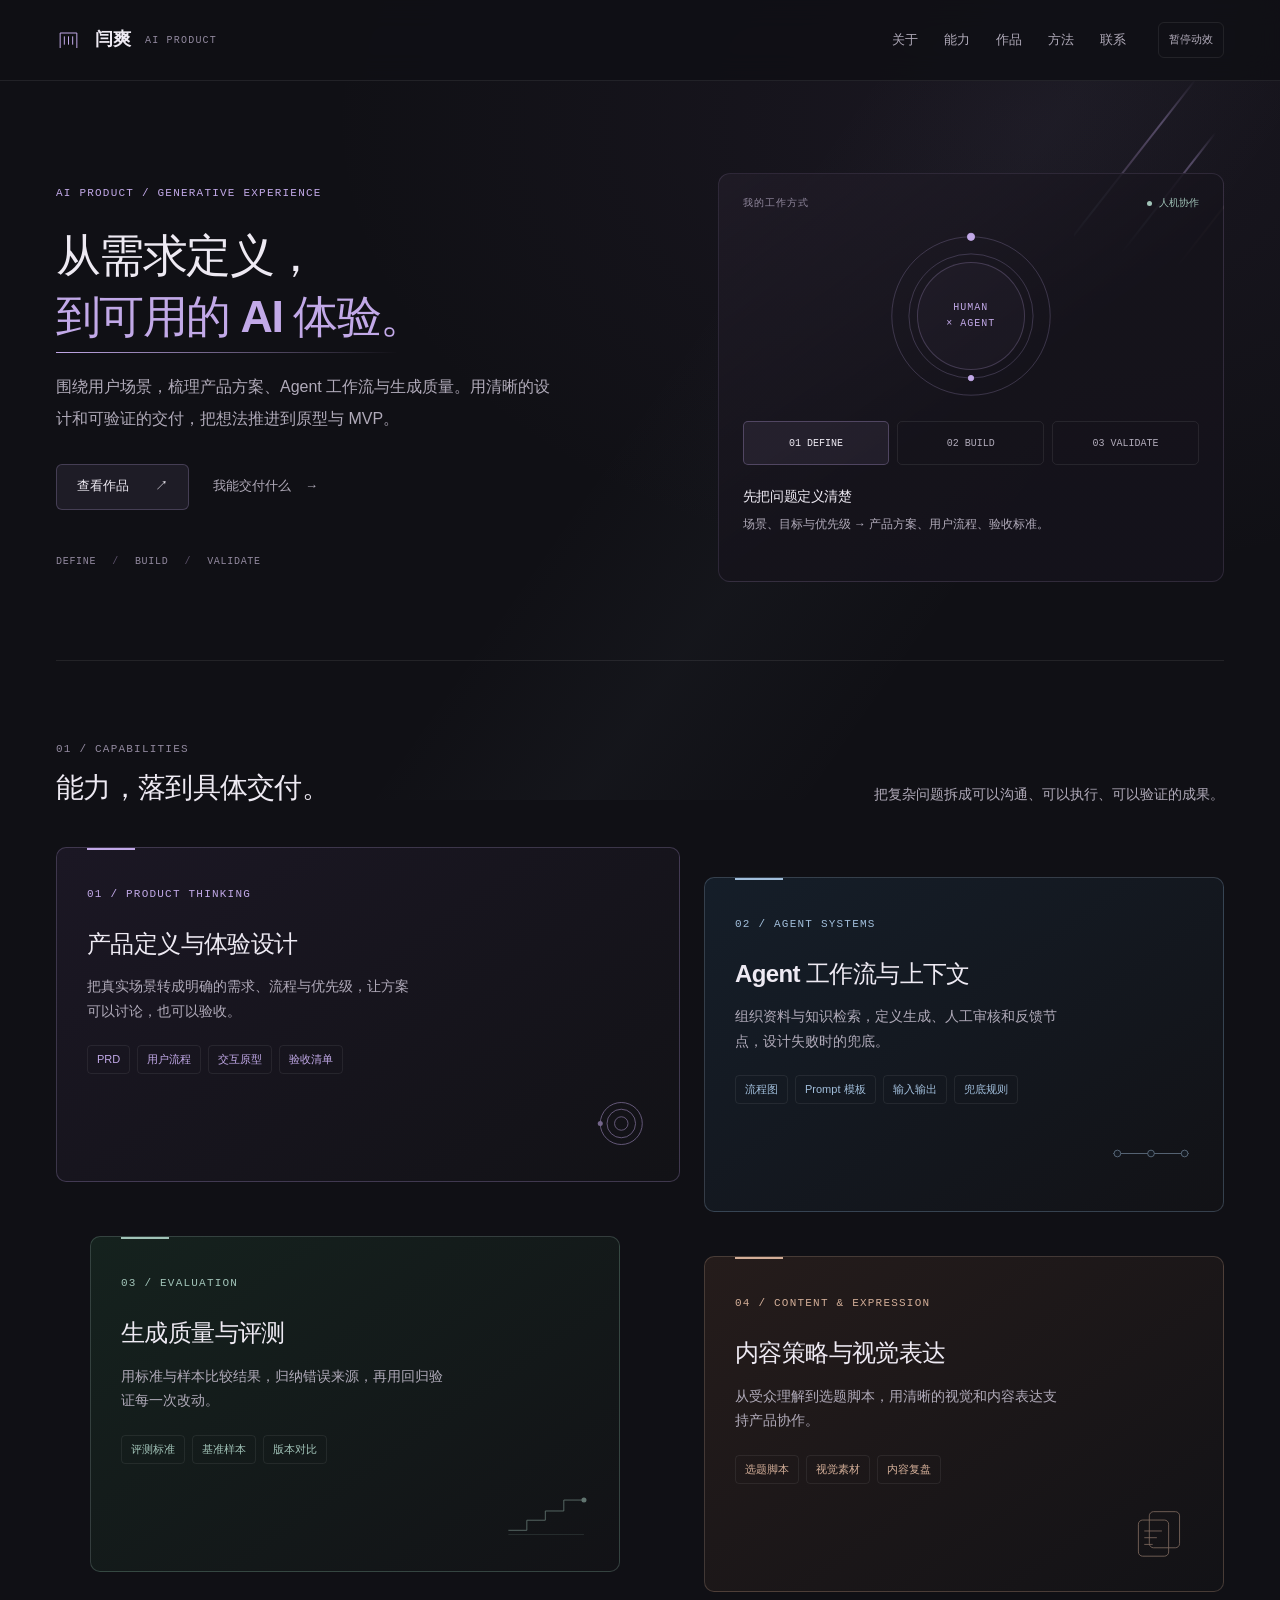
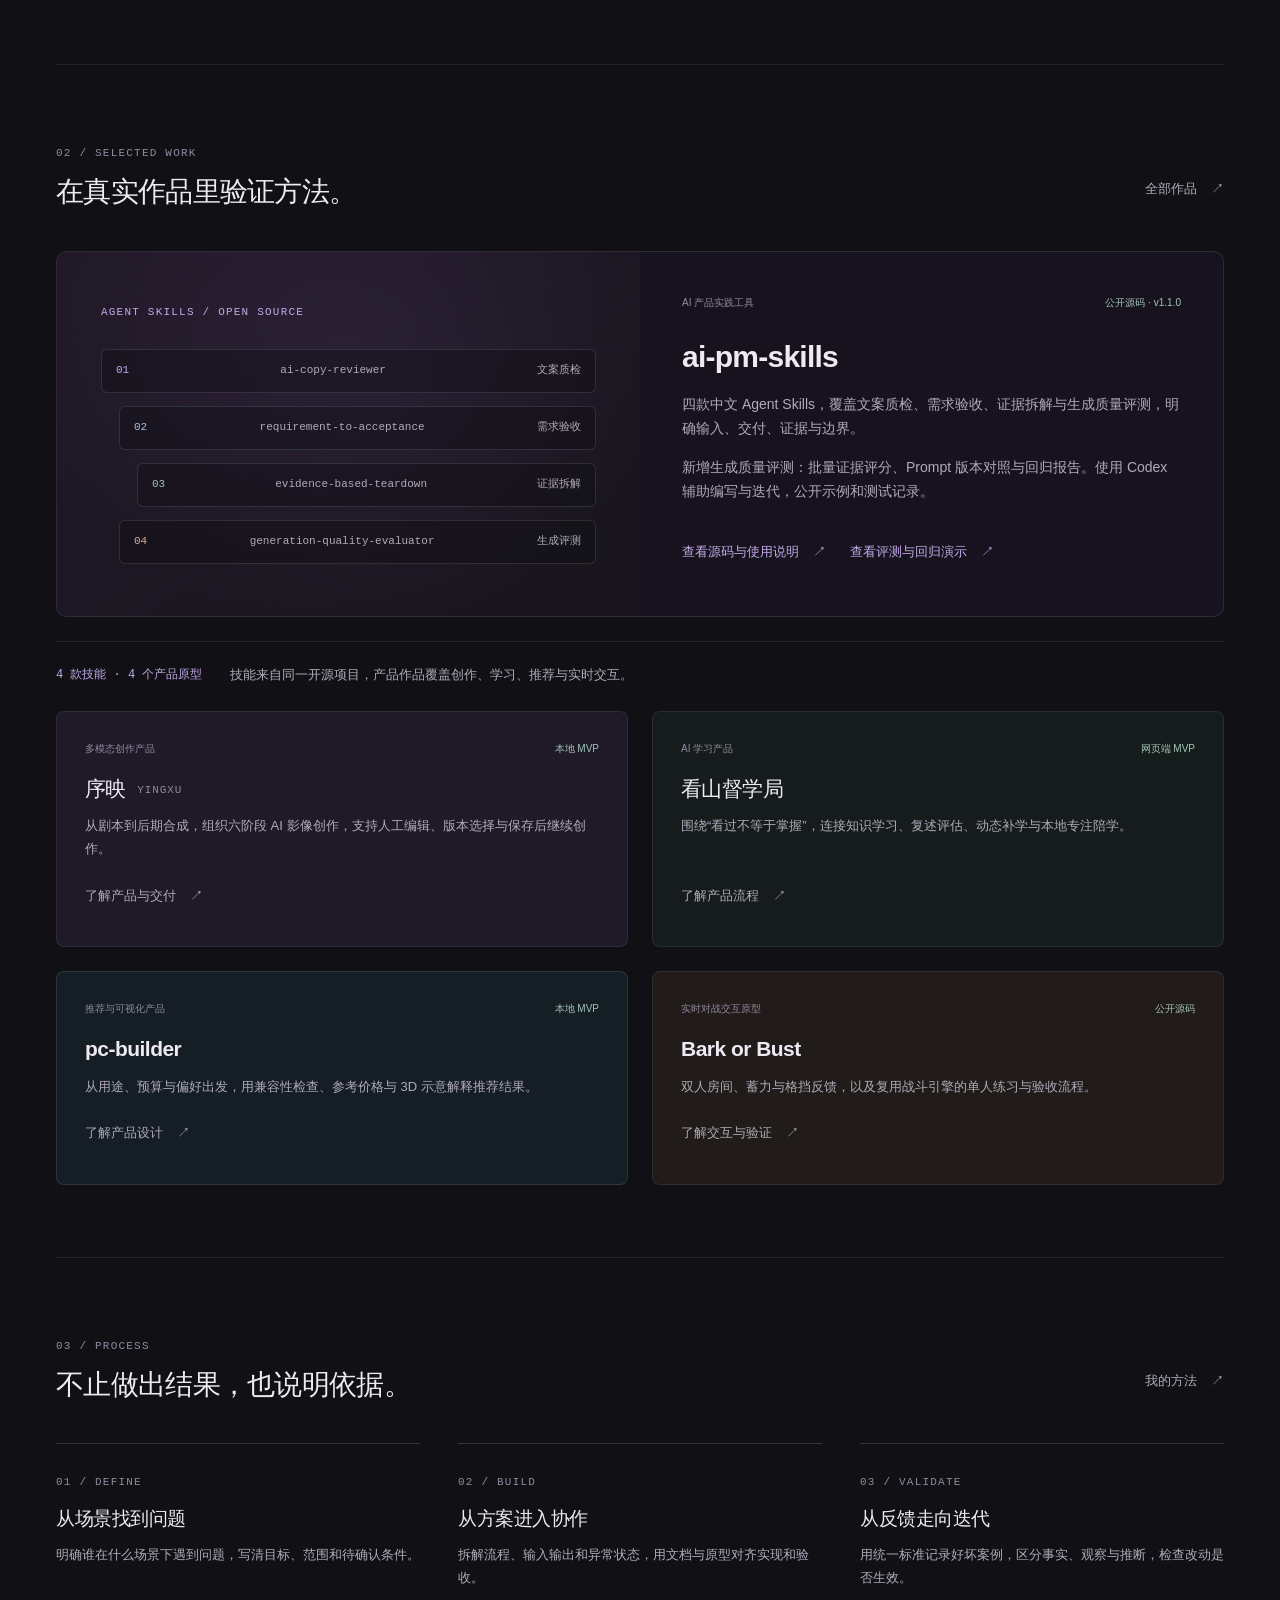
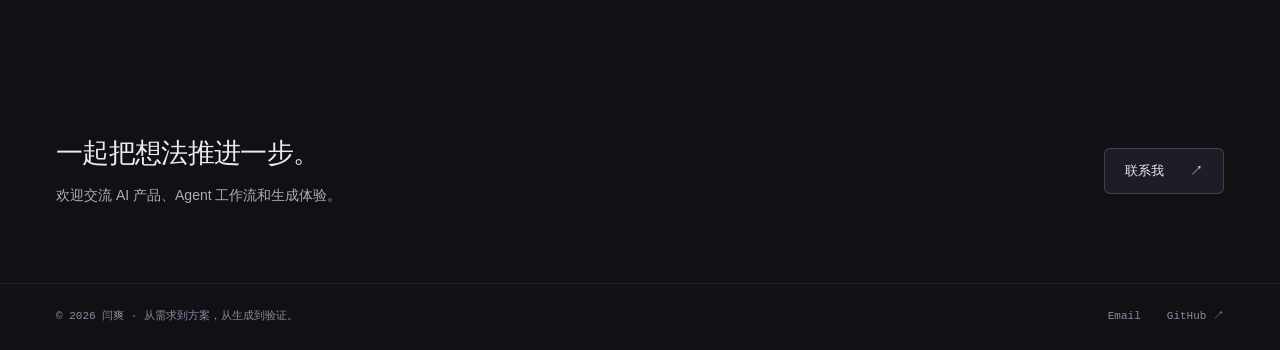
<file: index.html>
<!doctype html>
<html lang="zh-CN">
<head>
  <meta charset="UTF-8" />
  <meta name="viewport" content="width=device-width, initial-scale=1.0" />
  <meta name="description" content="闫爽的个人作品集：产品定义、Agent 工作流、生成质量评测与视觉表达。查看真实作品与可交付成果。" />
  <meta name="theme-color" content="#101015" />
  <title>闫爽｜AI 产品与生成体验</title>
  <link rel="icon" href="data:image/svg+xml,%3Csvg xmlns='http://www.w3.org/2000/svg' viewBox='0 0 32 32'%3E%3Crect width='32' height='32' rx='7' fill='%23101515'/%3E%3Cpath d='M8 25V7h16v18M13 11v10m6-10v10' fill='none' stroke='%23c2a9e8' stroke-width='1.5'/%3E%3C/svg%3E" />
  <link rel="stylesheet" href="./styles.css" />
  <link rel="stylesheet" href="./refreshed.css" />
  <script src="./navigation.js" defer></script>
</head>
<body data-route="index">
  <a class="skip-link" href="#main">跳到主要内容</a>
  <header class="site-header">
    <div class="container header-inner">
      <a class="wordmark" href="./index.html" aria-label="闫爽，返回首页"><svg class="brand-mark" viewBox="0 0 30 30" aria-hidden="true"><path d="M5 24V6h20v18M10 10v10m5-10v10m5-10v10" fill="none" stroke="currentColor" stroke-width="1.2"/></svg> 闫爽 <span>AI PRODUCT</span></a>
      <nav class="site-nav" aria-label="主导航">
          <a href="./about.html">关于</a>
          <a href="./experience.html">能力</a>
          <a href="./projects.html">作品</a>
          <a href="./notes.html">方法</a>
          <a href="./contact.html">联系</a>
      </nav>
      <button class="motion-toggle" type="button" aria-pressed="false">暂停动效</button>
    </div>
  </header>
  <div class="page-transition" aria-hidden="true"><div class="transition-curtain"></div><div class="transition-strokes"><i></i><i></i><i></i></div><span class="transition-label"></span></div>
  <main id="main" tabindex="-1">
    <section class="container hero"><div class="ambient-strokes" aria-hidden="true"><i></i><i></i><i></i></div>
      <div class="hero-copy"><p class="eyebrow">AI PRODUCT / GENERATIVE EXPERIENCE</p><h1>从需求定义，<br /><span>到可用的 AI 体验。</span></h1><p class="hero-intro">围绕用户场景，梳理产品方案、Agent 工作流与生成质量。用清晰的设计和可验证的交付，把想法推进到原型与 MVP。</p><div class="actions"><a class="button" href="./projects.html">查看作品 <span aria-hidden="true">↗</span></a><a class="text-link" href="./experience.html">我能交付什么 <span aria-hidden="true">→</span></a></div><div class="hero-bottom"><span>DEFINE</span><span>BUILD</span><span>VALIDATE</span></div></div>
      <div class="system-panel" data-stage="define"><div class="system-top"><span>我的工作方式</span><span class="status">人机协作</span></div><div class="system-orbit" aria-hidden="true"><svg class="orbit" viewBox="0 0 200 200"><circle cx="100" cy="100" r="88"/><circle cx="100" cy="100" r="69"/><g class="orbiter"><circle cx="100" cy="12" r="4"/><circle cx="100" cy="169" r="3"/></g></svg><div class="orbit-inner">HUMAN<br />× AGENT</div></div><div class="work-tabs" role="tablist" aria-label="工作阶段"><button id="tab-define" role="tab" aria-selected="true" aria-controls="stage-define" data-stage="define" type="button">01 DEFINE</button><button id="tab-build" role="tab" aria-selected="false" aria-controls="stage-build" data-stage="build" type="button">02 BUILD</button><button id="tab-validate" role="tab" aria-selected="false" aria-controls="stage-validate" data-stage="validate" type="button">03 VALIDATE</button></div><div id="stage-define" class="stage-copy" role="tabpanel" aria-labelledby="tab-define" tabindex="0"><h2>先把问题定义清楚</h2><p>场景、目标与优先级 → 产品方案、用户流程、验收标准。</p></div><div id="stage-build" class="stage-copy" role="tabpanel" aria-labelledby="tab-build" tabindex="0"><h2>让流程可执行、可协作</h2><p>上下文、结构化输出与人工节点 → Prompt 模板、交互原型、MVP。</p></div><div id="stage-validate" class="stage-copy" role="tabpanel" aria-labelledby="tab-validate" tabindex="0"><h2>用证据推动下一轮改进</h2><p>基准样本、错误归因与版本对比 → 评测记录、修订建议、回归验证。</p></div></div>
    </section><section class="container section"><div class="section-heading"><div><span class="kicker">01 / CAPABILITIES</span><h2>能力，落到具体交付。</h2></div><p>把复杂问题拆成可以沟通、可以执行、可以验证的成果。</p></div><div class="capability-grid"><article class="capability  reveal"><span class="kicker">01 / PRODUCT THINKING</span><h3>产品定义与体验设计</h3><p>把真实场景转成明确的需求、流程与优先级，让方案可以讨论，也可以验收。</p><div class="deliverables"><span>PRD</span><span>用户流程</span><span>交互原型</span><span>验收清单</span></div><svg class="mini-art" viewBox="0 0 100 60" aria-hidden="true"><g fill="none" stroke="currentColor"><circle cx="67" cy="30" r="25"/><circle cx="67" cy="30" r="17"/><circle cx="67" cy="30" r="8"/></g><circle cx="42" cy="30" r="3" fill="currentColor"/></svg></article><article class="capability capability-blue reveal"><span class="kicker">02 / AGENT SYSTEMS</span><h3>Agent 工作流与上下文</h3><p>组织资料与知识检索，定义生成、人工审核和反馈节点，设计失败时的兜底。</p><div class="deliverables"><span>流程图</span><span>Prompt 模板</span><span>输入输出</span><span>兜底规则</span></div><svg class="mini-art" viewBox="0 0 100 60" aria-hidden="true"><path d="M5 30h90" stroke="currentColor"/><g fill="#151e29" stroke="currentColor"><circle cx="10" cy="30" r="4"/><circle cx="50" cy="30" r="4"/><circle cx="90" cy="30" r="4"/></g></svg></article><article class="capability capability-green reveal"><span class="kicker">03 / EVALUATION</span><h3>生成质量与评测</h3><p>用标准与样本比较结果，归纳错误来源，再用回归验证每一次改动。</p><div class="deliverables"><span>评测标准</span><span>基准样本</span><span>版本对比</span></div><svg class="mini-art" viewBox="0 0 100 60" aria-hidden="true"><path d="M4 50h22V38h22V27h22V14h24" fill="none" stroke="currentColor"/><path d="M4 55h90" stroke="currentColor" opacity=".3"/><circle cx="94" cy="14" r="3" fill="currentColor"/></svg></article><article class="capability capability-copper reveal"><span class="kicker">04 / CONTENT & EXPRESSION</span><h3>内容策略与视觉表达</h3><p>从受众理解到选题脚本，用清晰的视觉和内容表达支持产品协作。</p><div class="deliverables"><span>选题脚本</span><span>视觉素材</span><span>内容复盘</span></div><svg class="mini-art" viewBox="0 0 100 60" aria-hidden="true"><g fill="none" stroke="currentColor"><rect x="48" y="4" width="36" height="43" rx="5"/><rect x="35" y="14" width="36" height="43" rx="5"/><path d="M42 27h21m-21 8h15m-15 8h10"/></g></svg></article></div></section>
<section class="container section"><div class="section-heading"><div><span class="kicker">02 / SELECTED WORK</span><h2>在真实作品里验证方法。</h2></div><a class="text-link" href="./projects.html">全部作品 <span aria-hidden="true">↗</span></a></div><article class="featured-work reveal"><div class="work-cover"><span class="kicker">AGENT SKILLS / OPEN SOURCE</span><div class="skill-lines"><a class="skill-line" href="./projects.html#copy-reviewer"><b>01</b><span>ai-copy-reviewer</span><span>文案质检</span></a><a class="skill-line" href="./projects.html#requirement-acceptance"><b>02</b><span>requirement-to-acceptance</span><span>需求验收</span></a><a class="skill-line" href="./projects.html#evidence-teardown"><b>03</b><span>evidence-based-teardown</span><span>证据拆解</span></a><a class="skill-line" href="./projects.html#quality-evaluator"><b>04</b><span>generation-quality-evaluator</span><span>生成评测</span></a></div></div><div class="work-copy"><div class="project-label"><span>AI 产品实践工具</span><span class="badge">公开源码 · v1.1.0</span></div><h3>ai-pm-skills</h3><p>四款中文 Agent Skills，覆盖文案质检、需求验收、证据拆解与生成质量评测，明确输入、交付、证据与边界。</p><p>新增生成质量评测：批量证据评分、Prompt 版本对照与回归报告。使用 Codex 辅助编写与迭代，公开示例和测试记录。</p><div class="actions"><a class="text-link" href="https://github.com/Yan-Shuang/ai-pm-skills" target="_blank" rel="noopener noreferrer">查看源码与使用说明 <span aria-hidden="true">↗</span></a><a class="text-link" href="https://github.com/Yan-Shuang/ai-pm-skills/blob/main/skills/generation-quality-evaluator/demo/REPORT.md" target="_blank" rel="noopener noreferrer">查看评测与回归演示 <span aria-hidden="true">↗</span></a></div></div></article><div class="work-collection-summary compact"><span>4 款技能 · 4 个产品原型</span><p>技能来自同一开源项目，产品作品覆盖创作、学习、推荐与实时交互。</p></div><div class="work-list"><article class="work-small violet reveal"><div class="project-label"><span>多模态创作产品</span><span class="badge">本地 MVP</span></div><h3>序映 <span class="project-brand">YINGXU</span></h3><p>从剧本到后期合成，组织六阶段 AI 影像创作，支持人工编辑、版本选择与保存后继续创作。</p><a class="text-link" href="./projects.html#yingxu">了解产品与交付 <span aria-hidden="true">↗</span></a></article><article class="work-small green reveal"><div class="project-label"><span>AI 学习产品</span><span class="badge">网页端 MVP</span></div><h3>看山督学局</h3><p>围绕“看过不等于掌握”，连接知识学习、复述评估、动态补学与本地专注陪学。</p><a class="text-link" href="./projects.html#kanshan">了解产品流程 <span aria-hidden="true">↗</span></a></article><article class="work-small blue reveal"><div class="project-label"><span>推荐与可视化产品</span><span class="badge">本地 MVP</span></div><h3>pc-builder</h3><p>从用途、预算与偏好出发，用兼容性检查、参考价格与 3D 示意解释推荐结果。</p><a class="text-link" href="./projects.html#pc-builder">了解产品设计 <span aria-hidden="true">↗</span></a></article><article class="work-small copper reveal"><div class="project-label"><span>实时对战交互原型</span><span class="badge">公开源码</span></div><h3>Bark or Bust</h3><p>双人房间、蓄力与格挡反馈，以及复用战斗引擎的单人练习与验收流程。</p><a class="text-link" href="./projects.html#dagou">了解交互与验证 <span aria-hidden="true">↗</span></a></article></div></section>
<section class="container section"><div class="section-heading"><div><span class="kicker">03 / PROCESS</span><h2>不止做出结果，也说明依据。</h2></div><a class="text-link" href="./notes.html">我的方法 <span aria-hidden="true">↗</span></a></div><div class="workflow-strip"><article class="reveal"><span class="kicker">01 / DEFINE</span><h3>从场景找到问题</h3><p>明确谁在什么场景下遇到问题，写清目标、范围和待确认条件。</p></article><article class="reveal"><span class="kicker">02 / BUILD</span><h3>从方案进入协作</h3><p>拆解流程、输入输出和异常状态，用文档与原型对齐实现和验收。</p></article><article class="reveal"><span class="kicker">03 / VALIDATE</span><h3>从反馈走向迭代</h3><p>用统一标准记录好坏案例，区分事实、观察与推断，检查改动是否生效。</p></article></div></section>
<section class="container closing"><div><h2>一起把想法推进一步。</h2><p>欢迎交流 AI 产品、Agent 工作流和生成体验。</p></div><a class="button" href="./contact.html">联系我 <span aria-hidden="true">↗</span></a></section>
  </main>
  <footer class="site-footer">
    <div class="container footer-inner"><span>© 2026 闫爽 · 从需求到方案，从生成到验证。</span><div><a href="mailto:3233654978@qq.com">Email</a><a href="https://github.com/Yan-Shuang" target="_blank" rel="noopener noreferrer">GitHub ↗</a></div></div>
  </footer>
</body>
</html>
</file>
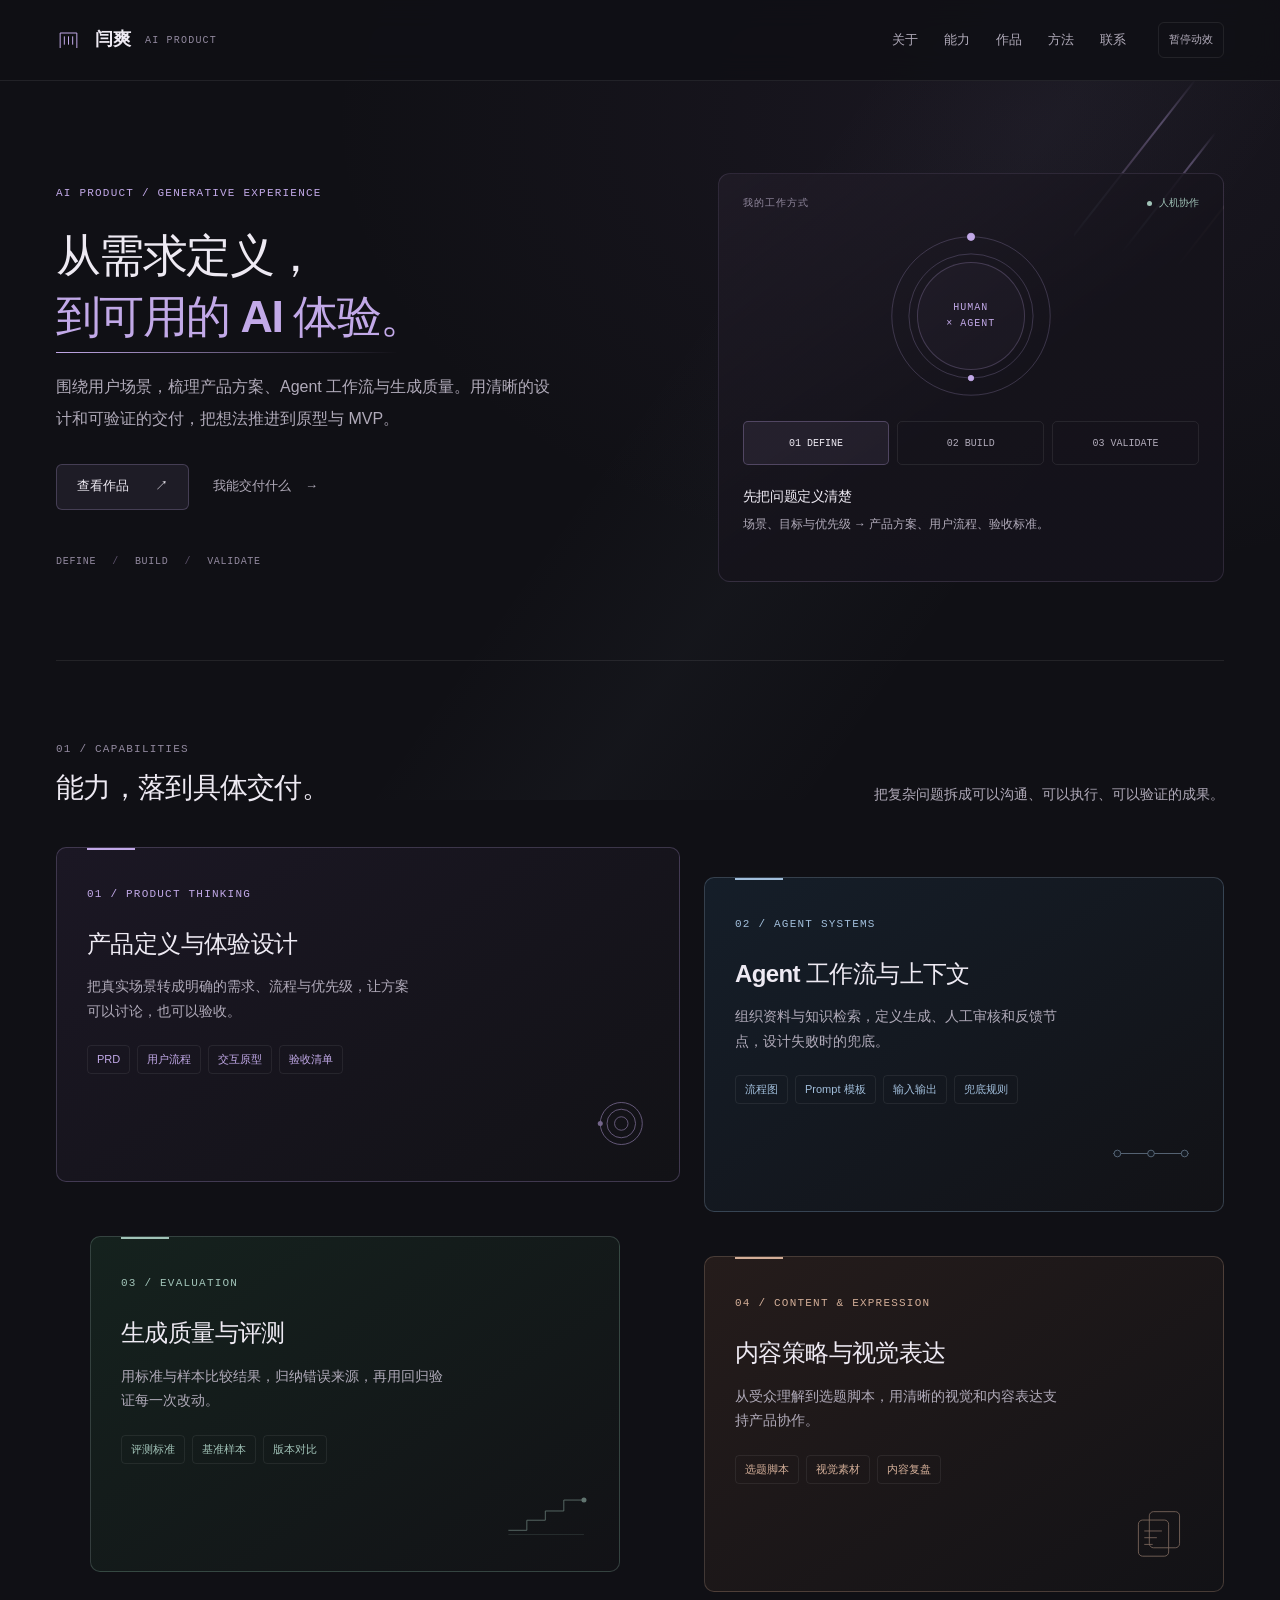
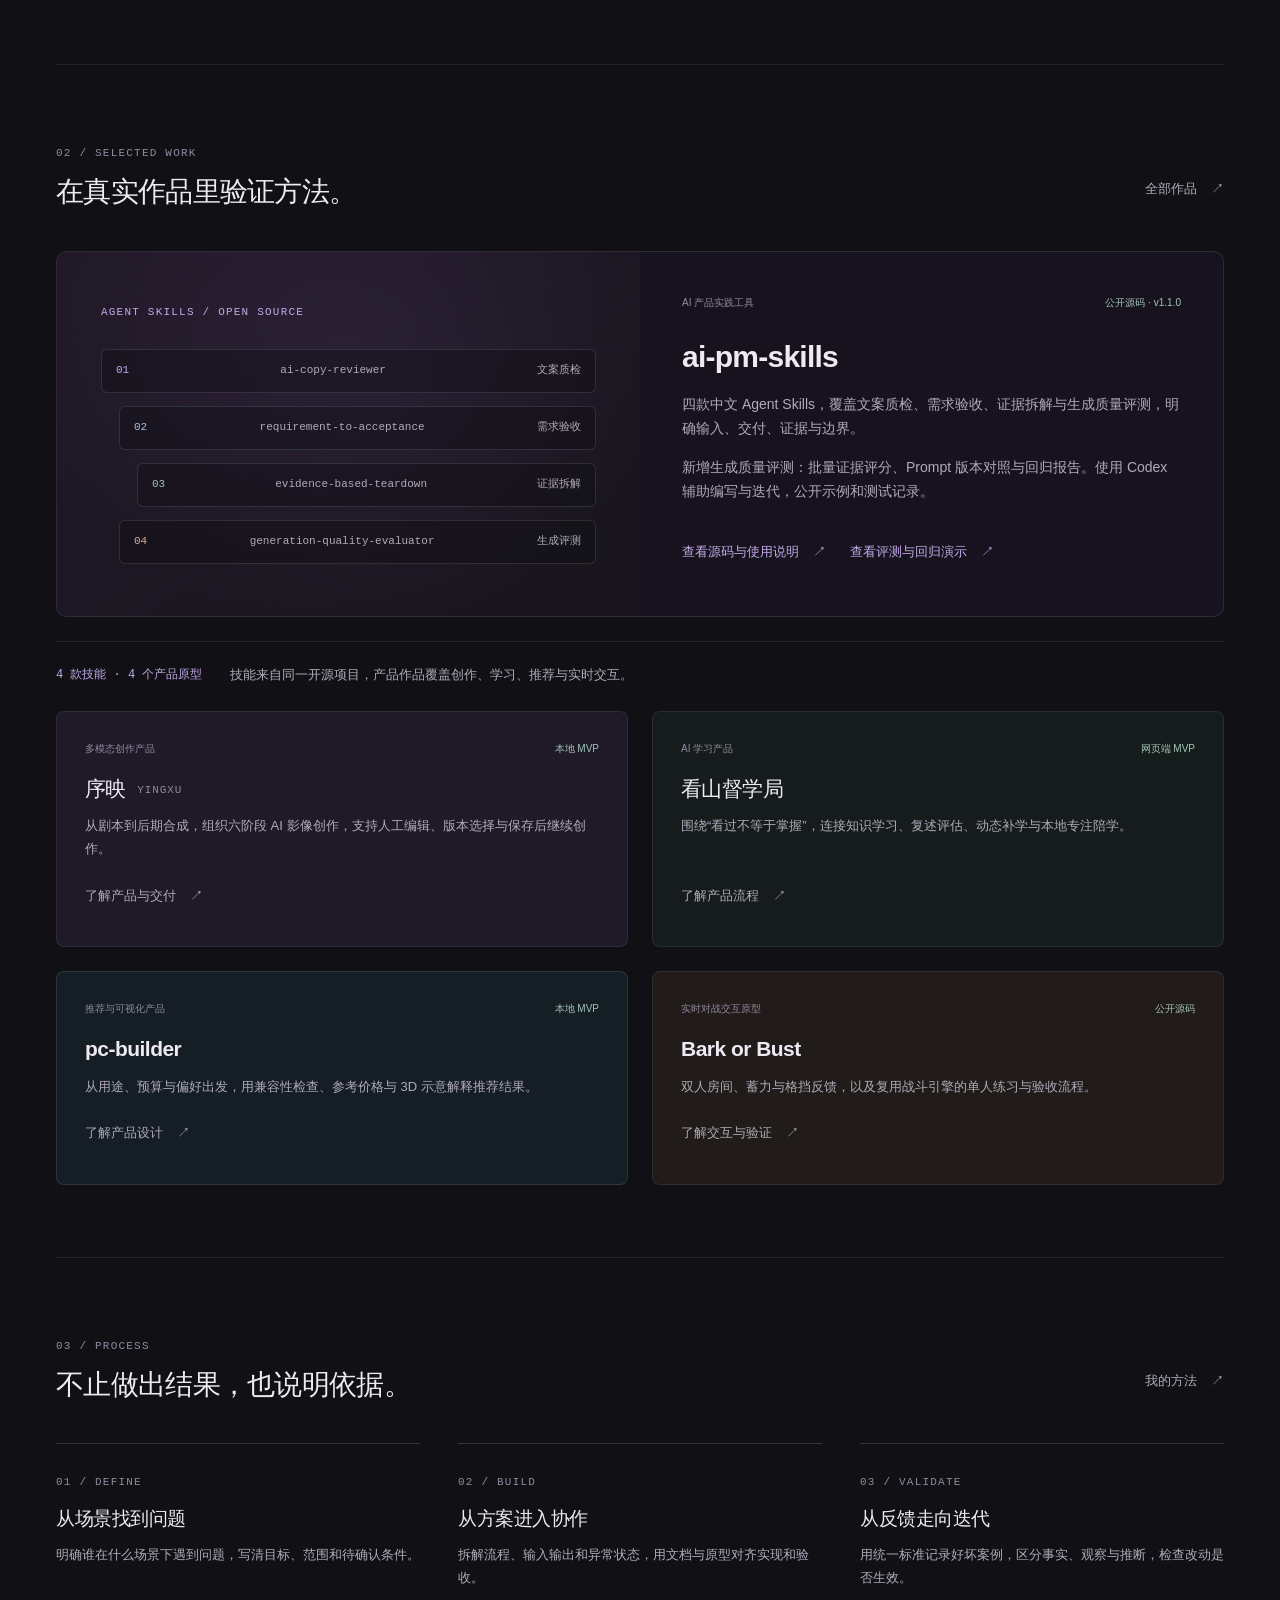
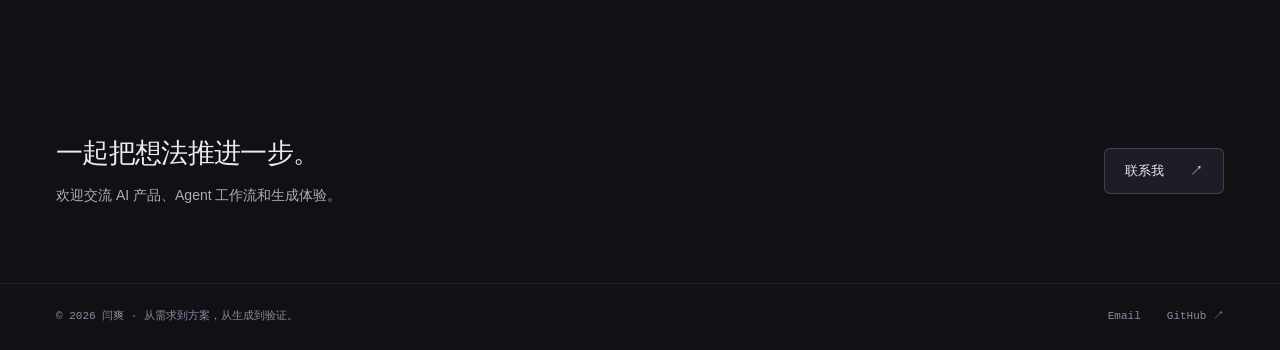
<file: 20050202ys-sketch.github.io/index.html>
<!doctype html>
<html lang="zh-CN">
<head>
  <meta charset="utf-8" />
  <meta name="viewport" content="width=device-width, initial-scale=1" />
  <meta name="robots" content="noindex" />
  <meta http-equiv="refresh" content="0; url=/" />
  <link rel="canonical" href="https://yan-shuang.github.io/" />
  <title>页面已迁移｜闫爽</title>
</head>
<body>
  <p>页面已迁移。<a href="/">打开新的个人网站</a></p>
  <script>window.location.replace('/' + window.location.search + window.location.hash);</script>
</body>
</html>
</file>
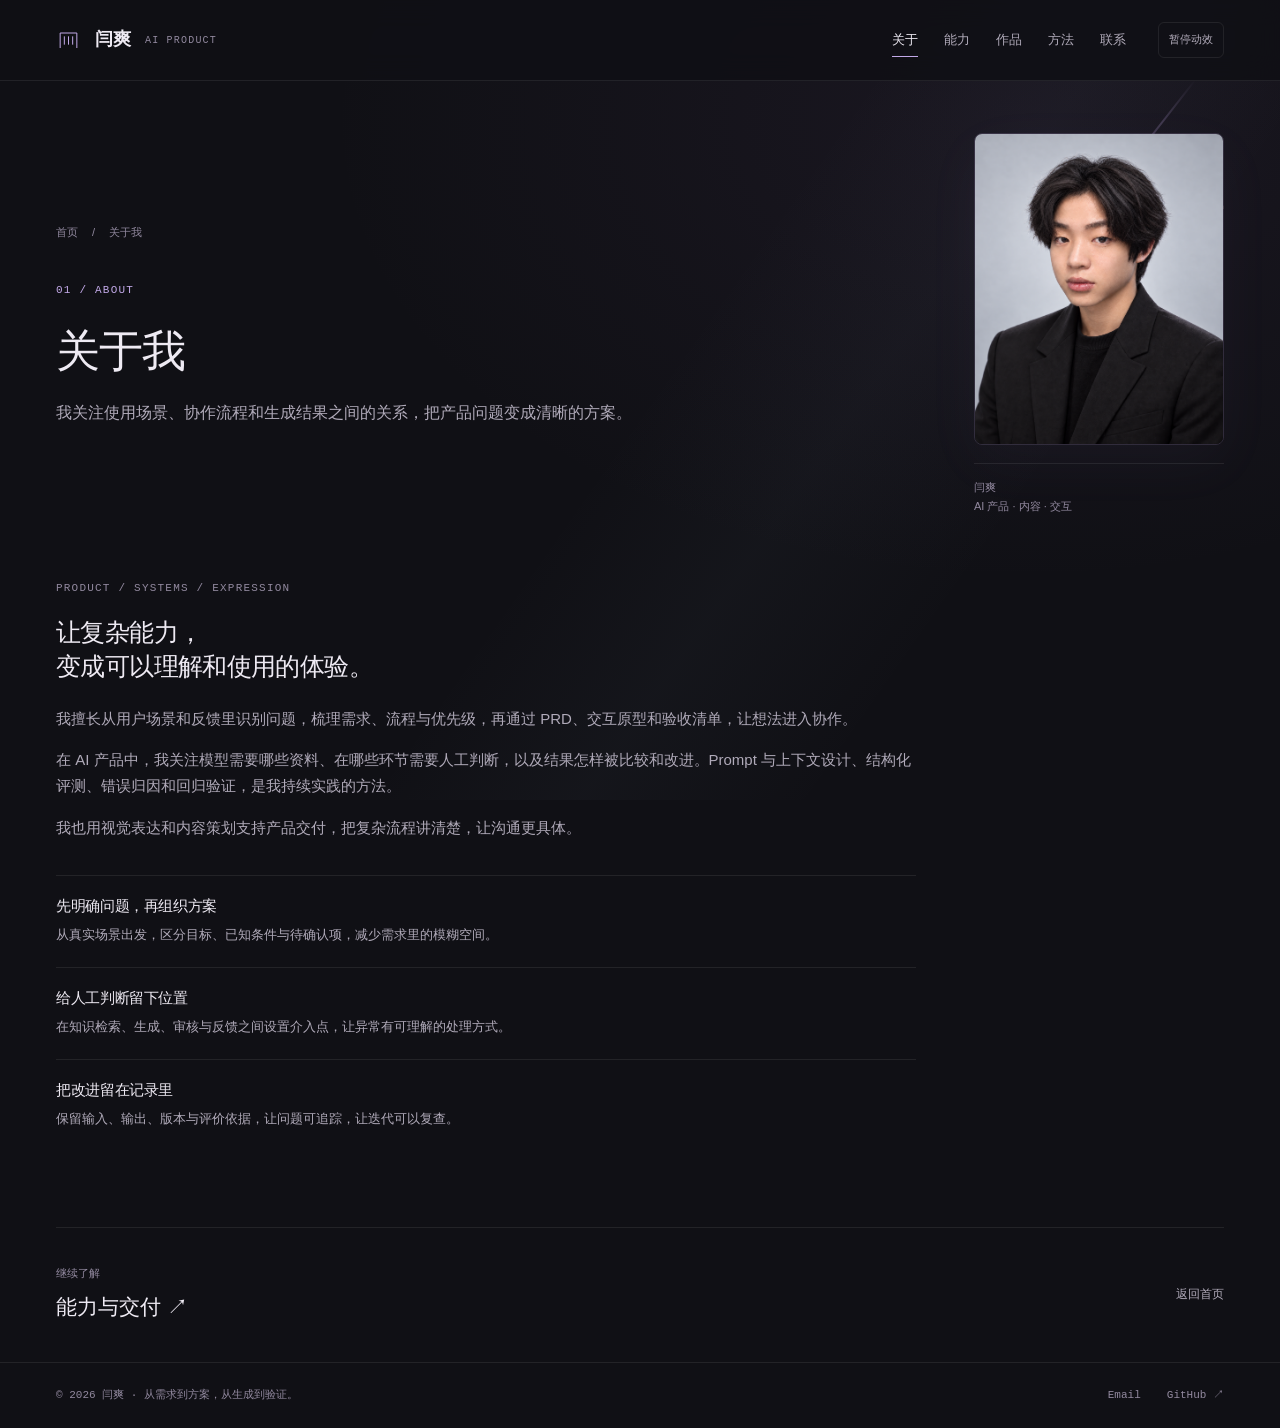
<file: about.html>
<!doctype html>
<html lang="zh-CN">
<head>
  <meta charset="UTF-8" />
  <meta name="viewport" content="width=device-width, initial-scale=1.0" />
  <meta name="description" content="了解闫爽的产品思考、AI 工作流方法与视觉表达能力。" />
  <meta name="theme-color" content="#101015" />
  <title>闫爽｜关于我</title>
  <link rel="icon" href="data:image/svg+xml,%3Csvg xmlns='http://www.w3.org/2000/svg' viewBox='0 0 32 32'%3E%3Crect width='32' height='32' rx='7' fill='%23101515'/%3E%3Cpath d='M8 25V7h16v18M13 11v10m6-10v10' fill='none' stroke='%23c2a9e8' stroke-width='1.5'/%3E%3C/svg%3E" />
  <link rel="stylesheet" href="./styles.css" />
  <link rel="stylesheet" href="./refreshed.css" />
  <script src="./navigation.js" defer></script>
</head>
<body data-route="about">
  <a class="skip-link" href="#main">跳到主要内容</a>
  <header class="site-header">
    <div class="container header-inner">
      <a class="wordmark" href="./index.html" aria-label="闫爽，返回首页"><svg class="brand-mark" viewBox="0 0 30 30" aria-hidden="true"><path d="M5 24V6h20v18M10 10v10m5-10v10m5-10v10" fill="none" stroke="currentColor" stroke-width="1.2"/></svg> 闫爽 <span>AI PRODUCT</span></a>
      <nav class="site-nav" aria-label="主导航">
          <a href="./about.html" aria-current="page">关于</a>
          <a href="./experience.html">能力</a>
          <a href="./projects.html">作品</a>
          <a href="./notes.html">方法</a>
          <a href="./contact.html">联系</a>
      </nav>
      <button class="motion-toggle" type="button" aria-pressed="false">暂停动效</button>
    </div>
  </header>
  <div class="page-transition" aria-hidden="true"><div class="transition-curtain"></div><div class="transition-strokes"><i></i><i></i><i></i></div><span class="transition-label"></span></div>
  <main id="main" tabindex="-1">
<section class="container page-intro about-intro"><div class="ambient-strokes" aria-hidden="true"><i></i><i></i><i></i></div><div class="about-intro-copy"><div class="breadcrumb"><a href="./index.html">首页</a><span aria-hidden="true">/</span><span>关于我</span></div><p class="eyebrow">01 / ABOUT</p><h1>关于我</h1><p>我关注使用场景、协作流程和生成结果之间的关系，把产品问题变成清晰的方案。</p></div><figure class="about-photo about-intro-photo"><img src="./assets/yan-shuang-resume.png" width="1122" height="1402" alt="闫爽个人肖像" loading="eager" fetchpriority="high" decoding="async" /><figcaption>闫爽<br />AI 产品 · 内容 · 交互</figcaption></figure></section><section class="container page-section about-layout"><div class="about-copy"><span class="kicker">PRODUCT / SYSTEMS / EXPRESSION</span><h2>让复杂能力，<br />变成可以理解和使用的体验。</h2><p>我擅长从用户场景和反馈里识别问题，梳理需求、流程与优先级，再通过 PRD、交互原型和验收清单，让想法进入协作。</p><p>在 AI 产品中，我关注模型需要哪些资料、在哪些环节需要人工判断，以及结果怎样被比较和改进。Prompt 与上下文设计、结构化评测、错误归因和回归验证，是我持续实践的方法。</p><p>我也用视觉表达和内容策划支持产品交付，把复杂流程讲清楚，让沟通更具体。</p><div class="principles"><article><h3>先明确问题，再组织方案</h3><p>从真实场景出发，区分目标、已知条件与待确认项，减少需求里的模糊空间。</p></article><article><h3>给人工判断留下位置</h3><p>在知识检索、生成、审核与反馈之间设置介入点，让异常有可理解的处理方式。</p></article><article><h3>把改进留在记录里</h3><p>保留输入、输出、版本与评价依据，让问题可追踪，让迭代可以复查。</p></article></div></div></section><div class="container page-next"><a href="./experience.html"><small>继续了解</small><strong>能力与交付 ↗</strong></a><a href="./index.html">返回首页</a></div>
  </main>
  <footer class="site-footer">
    <div class="container footer-inner"><span>© 2026 闫爽 · 从需求到方案，从生成到验证。</span><div><a href="mailto:3233654978@qq.com">Email</a><a href="https://github.com/Yan-Shuang" target="_blank" rel="noopener noreferrer">GitHub ↗</a></div></div>
  </footer>
</body>
</html>
</file>
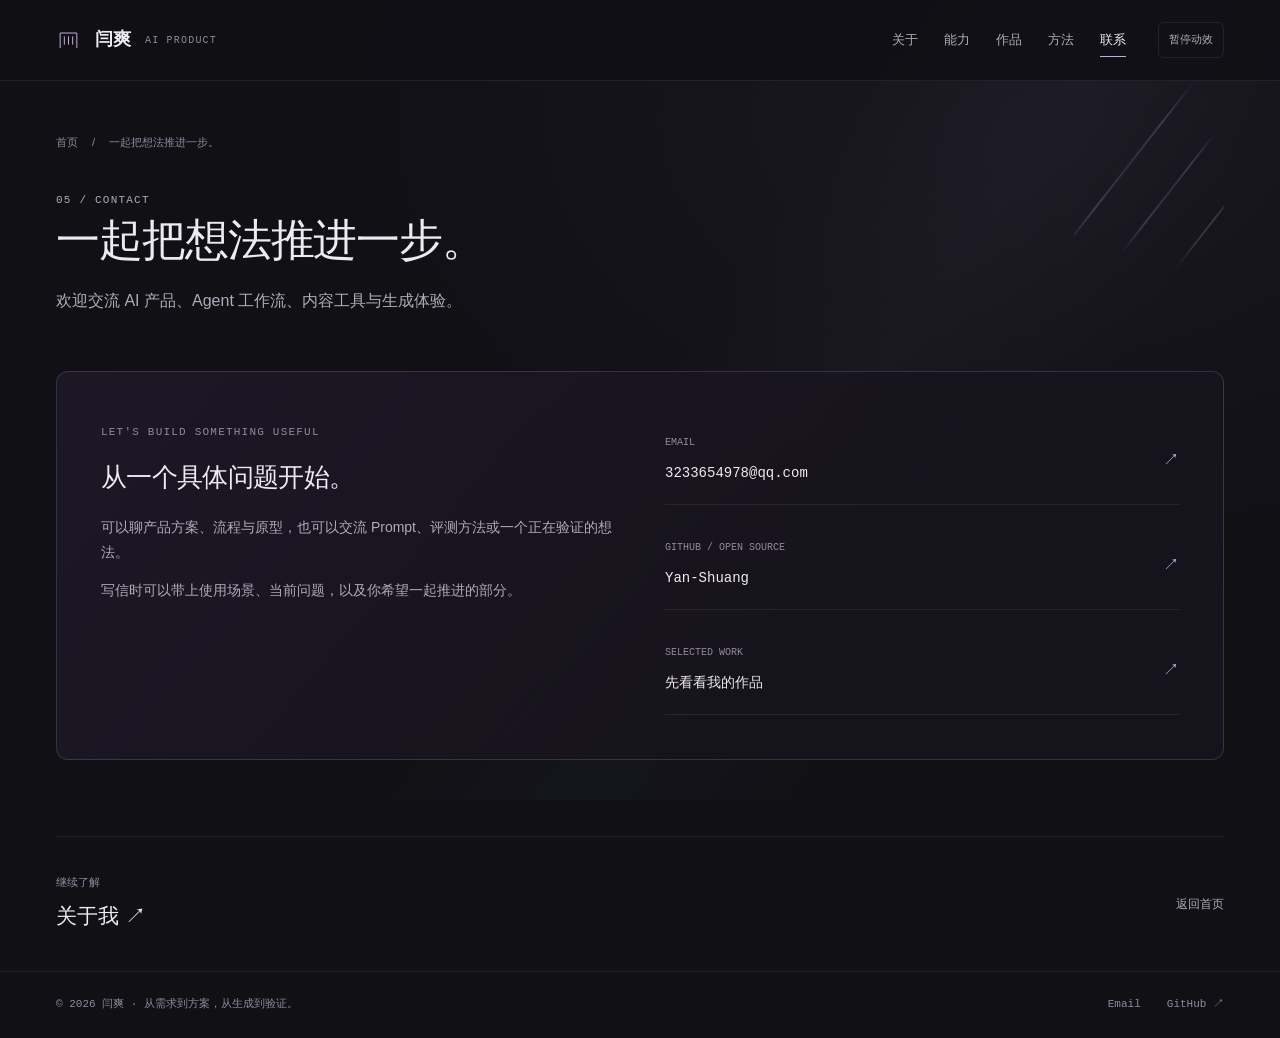
<file: contact.html>
<!doctype html>
<html lang="zh-CN">
<head>
  <meta charset="UTF-8" />
  <meta name="viewport" content="width=device-width, initial-scale=1.0" />
  <meta name="description" content="通过公开邮箱或 GitHub 联系闫爽，交流 AI 产品与生成体验。" />
  <meta name="theme-color" content="#101015" />
  <title>闫爽｜联系我</title>
  <link rel="icon" href="data:image/svg+xml,%3Csvg xmlns='http://www.w3.org/2000/svg' viewBox='0 0 32 32'%3E%3Crect width='32' height='32' rx='7' fill='%23101515'/%3E%3Cpath d='M8 25V7h16v18M13 11v10m6-10v10' fill='none' stroke='%23c2a9e8' stroke-width='1.5'/%3E%3C/svg%3E" />
  <link rel="stylesheet" href="./styles.css" />
  <link rel="stylesheet" href="./refreshed.css" />
  <script src="./navigation.js" defer></script>
</head>
<body data-route="contact">
  <a class="skip-link" href="#main">跳到主要内容</a>
  <header class="site-header">
    <div class="container header-inner">
      <a class="wordmark" href="./index.html" aria-label="闫爽，返回首页"><svg class="brand-mark" viewBox="0 0 30 30" aria-hidden="true"><path d="M5 24V6h20v18M10 10v10m5-10v10m5-10v10" fill="none" stroke="currentColor" stroke-width="1.2"/></svg> 闫爽 <span>AI PRODUCT</span></a>
      <nav class="site-nav" aria-label="主导航">
          <a href="./about.html">关于</a>
          <a href="./experience.html">能力</a>
          <a href="./projects.html">作品</a>
          <a href="./notes.html">方法</a>
          <a href="./contact.html" aria-current="page">联系</a>
      </nav>
      <button class="motion-toggle" type="button" aria-pressed="false">暂停动效</button>
    </div>
  </header>
  <div class="page-transition" aria-hidden="true"><div class="transition-curtain"></div><div class="transition-strokes"><i></i><i></i><i></i></div><span class="transition-label"></span></div>
  <main id="main" tabindex="-1">
<section class="container page-intro"><div class="ambient-strokes" aria-hidden="true"><i></i><i></i><i></i></div><div class="breadcrumb"><a href="./index.html">首页</a><span aria-hidden="true">/</span><span>一起把想法推进一步。</span></div><p class="eyebrow">05 / CONTACT</p><h1>一起把想法推进一步。</h1><p>欢迎交流 AI 产品、Agent 工作流、内容工具与生成体验。</p></section><section class="container page-section"><div class="contact-panel"><div><span class="kicker">LET'S BUILD SOMETHING USEFUL</span><h2>从一个具体问题开始。</h2><p>可以聊产品方案、流程与原型，也可以交流 Prompt、评测方法或一个正在验证的想法。</p><p>写信时可以带上使用场景、当前问题，以及你希望一起推进的部分。</p></div><div class="contact-options"><a class="contact-option" href="mailto:3233654978@qq.com"><div><small>EMAIL</small><strong>3233654978@qq.com</strong></div><span aria-hidden="true">↗</span></a><a class="contact-option" href="https://github.com/Yan-Shuang" target="_blank" rel="noopener noreferrer"><div><small>GITHUB / OPEN SOURCE</small><strong>Yan-Shuang</strong></div><span aria-hidden="true">↗</span></a><a class="contact-option" href="./projects.html"><div><small>SELECTED WORK</small><strong>先看看我的作品</strong></div><span aria-hidden="true">↗</span></a></div></div></section><div class="container page-next"><a href="./about.html"><small>继续了解</small><strong>关于我 ↗</strong></a><a href="./index.html">返回首页</a></div>
  </main>
  <footer class="site-footer">
    <div class="container footer-inner"><span>© 2026 闫爽 · 从需求到方案，从生成到验证。</span><div><a href="mailto:3233654978@qq.com">Email</a><a href="https://github.com/Yan-Shuang" target="_blank" rel="noopener noreferrer">GitHub ↗</a></div></div>
  </footer>
</body>
</html>
</file>
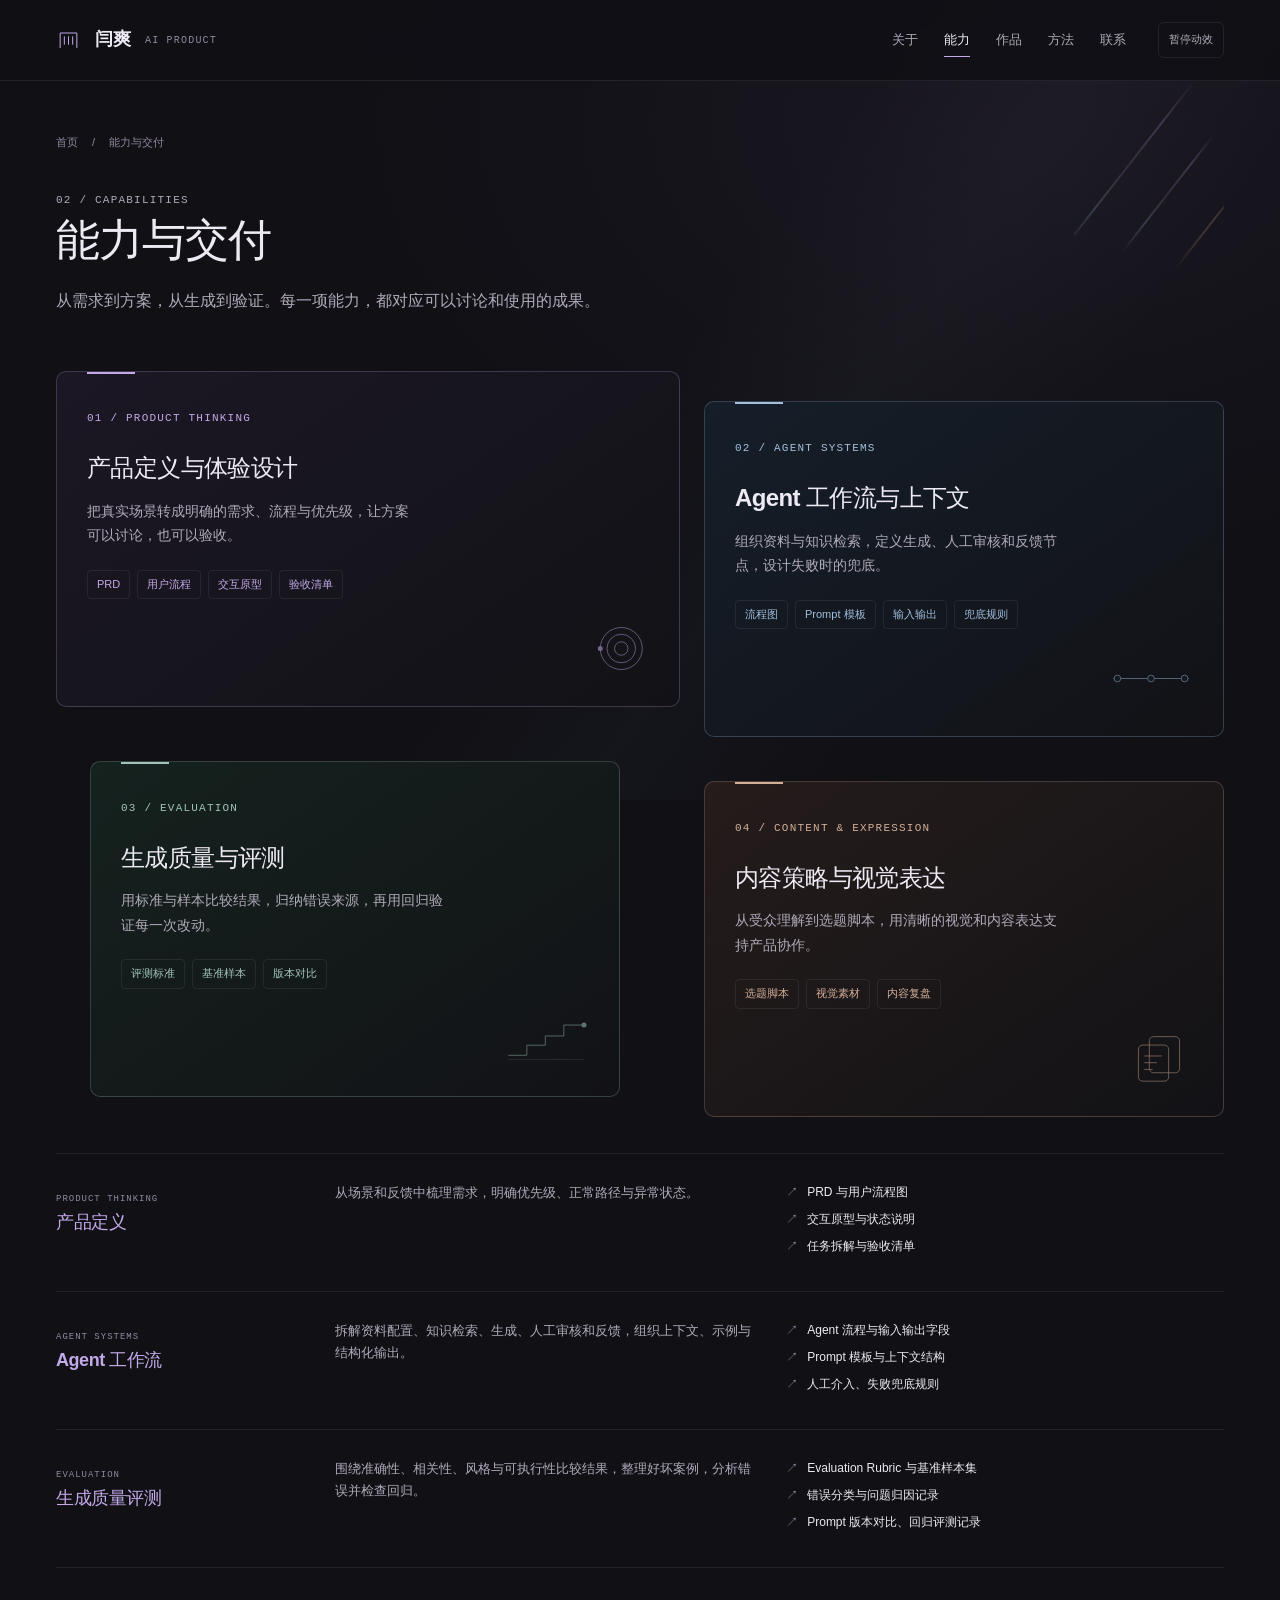
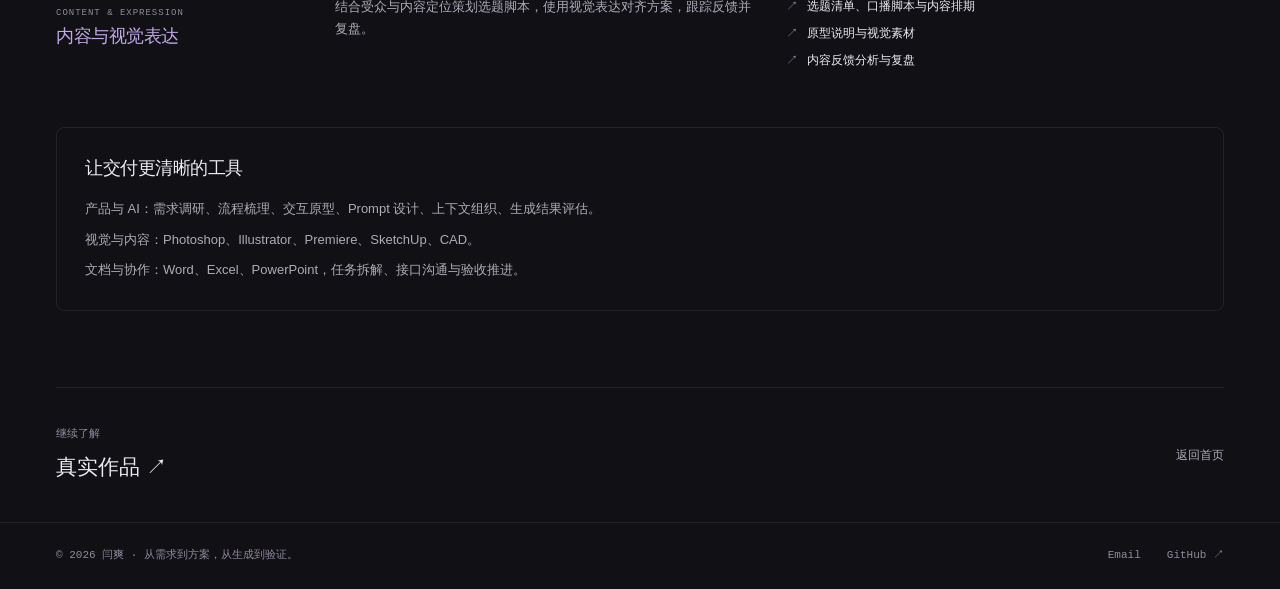
<file: experience.html>
<!doctype html>
<html lang="zh-CN">
<head>
  <meta charset="UTF-8" />
  <meta name="viewport" content="width=device-width, initial-scale=1.0" />
  <meta name="description" content="闫爽可交付的产品方案、Agent 工作流、评测记录、内容与视觉成果。" />
  <meta name="theme-color" content="#101015" />
  <title>闫爽｜能力与交付</title>
  <link rel="icon" href="data:image/svg+xml,%3Csvg xmlns='http://www.w3.org/2000/svg' viewBox='0 0 32 32'%3E%3Crect width='32' height='32' rx='7' fill='%23101515'/%3E%3Cpath d='M8 25V7h16v18M13 11v10m6-10v10' fill='none' stroke='%23c2a9e8' stroke-width='1.5'/%3E%3C/svg%3E" />
  <link rel="stylesheet" href="./styles.css" />
  <link rel="stylesheet" href="./refreshed.css" />
  <script src="./navigation.js" defer></script>
</head>
<body data-route="experience">
  <a class="skip-link" href="#main">跳到主要内容</a>
  <header class="site-header">
    <div class="container header-inner">
      <a class="wordmark" href="./index.html" aria-label="闫爽，返回首页"><svg class="brand-mark" viewBox="0 0 30 30" aria-hidden="true"><path d="M5 24V6h20v18M10 10v10m5-10v10m5-10v10" fill="none" stroke="currentColor" stroke-width="1.2"/></svg> 闫爽 <span>AI PRODUCT</span></a>
      <nav class="site-nav" aria-label="主导航">
          <a href="./about.html">关于</a>
          <a href="./experience.html" aria-current="page">能力</a>
          <a href="./projects.html">作品</a>
          <a href="./notes.html">方法</a>
          <a href="./contact.html">联系</a>
      </nav>
      <button class="motion-toggle" type="button" aria-pressed="false">暂停动效</button>
    </div>
  </header>
  <div class="page-transition" aria-hidden="true"><div class="transition-curtain"></div><div class="transition-strokes"><i></i><i></i><i></i></div><span class="transition-label"></span></div>
  <main id="main" tabindex="-1">
<section class="container page-intro"><div class="ambient-strokes" aria-hidden="true"><i></i><i></i><i></i></div><div class="breadcrumb"><a href="./index.html">首页</a><span aria-hidden="true">/</span><span>能力与交付</span></div><p class="eyebrow">02 / CAPABILITIES</p><h1>能力与交付</h1><p>从需求到方案，从生成到验证。每一项能力，都对应可以讨论和使用的成果。</p></section><section class="container page-section"><div class="capability-grid"><article class="capability  reveal"><span class="kicker">01 / PRODUCT THINKING</span><h3>产品定义与体验设计</h3><p>把真实场景转成明确的需求、流程与优先级，让方案可以讨论，也可以验收。</p><div class="deliverables"><span>PRD</span><span>用户流程</span><span>交互原型</span><span>验收清单</span></div><svg class="mini-art" viewBox="0 0 100 60" aria-hidden="true"><g fill="none" stroke="currentColor"><circle cx="67" cy="30" r="25"/><circle cx="67" cy="30" r="17"/><circle cx="67" cy="30" r="8"/></g><circle cx="42" cy="30" r="3" fill="currentColor"/></svg></article><article class="capability capability-blue reveal"><span class="kicker">02 / AGENT SYSTEMS</span><h3>Agent 工作流与上下文</h3><p>组织资料与知识检索，定义生成、人工审核和反馈节点，设计失败时的兜底。</p><div class="deliverables"><span>流程图</span><span>Prompt 模板</span><span>输入输出</span><span>兜底规则</span></div><svg class="mini-art" viewBox="0 0 100 60" aria-hidden="true"><path d="M5 30h90" stroke="currentColor"/><g fill="#151e29" stroke="currentColor"><circle cx="10" cy="30" r="4"/><circle cx="50" cy="30" r="4"/><circle cx="90" cy="30" r="4"/></g></svg></article><article class="capability capability-green reveal"><span class="kicker">03 / EVALUATION</span><h3>生成质量与评测</h3><p>用标准与样本比较结果，归纳错误来源，再用回归验证每一次改动。</p><div class="deliverables"><span>评测标准</span><span>基准样本</span><span>版本对比</span></div><svg class="mini-art" viewBox="0 0 100 60" aria-hidden="true"><path d="M4 50h22V38h22V27h22V14h24" fill="none" stroke="currentColor"/><path d="M4 55h90" stroke="currentColor" opacity=".3"/><circle cx="94" cy="14" r="3" fill="currentColor"/></svg></article><article class="capability capability-copper reveal"><span class="kicker">04 / CONTENT & EXPRESSION</span><h3>内容策略与视觉表达</h3><p>从受众理解到选题脚本，用清晰的视觉和内容表达支持产品协作。</p><div class="deliverables"><span>选题脚本</span><span>视觉素材</span><span>内容复盘</span></div><svg class="mini-art" viewBox="0 0 100 60" aria-hidden="true"><g fill="none" stroke="currentColor"><rect x="48" y="4" width="36" height="43" rx="5"/><rect x="35" y="14" width="36" height="43" rx="5"/><path d="M42 27h21m-21 8h15m-15 8h10"/></g></svg></article></div><div class="capability-table"><article class="capability-row reveal"><div><span class="kicker">PRODUCT THINKING</span><h3>产品定义</h3></div><p>从场景和反馈中梳理需求，明确优先级、正常路径与异常状态。</p><ul class="output-list"><li>PRD 与用户流程图</li><li>交互原型与状态说明</li><li>任务拆解与验收清单</li></ul></article><article class="capability-row reveal"><div><span class="kicker">AGENT SYSTEMS</span><h3>Agent 工作流</h3></div><p>拆解资料配置、知识检索、生成、人工审核和反馈，组织上下文、示例与结构化输出。</p><ul class="output-list"><li>Agent 流程与输入输出字段</li><li>Prompt 模板与上下文结构</li><li>人工介入、失败兜底规则</li></ul></article><article class="capability-row reveal"><div><span class="kicker">EVALUATION</span><h3>生成质量评测</h3></div><p>围绕准确性、相关性、风格与可执行性比较结果，整理好坏案例，分析错误并检查回归。</p><ul class="output-list"><li>Evaluation Rubric 与基准样本集</li><li>错误分类与问题归因记录</li><li>Prompt 版本对比、回归评测记录</li></ul></article><article class="capability-row reveal"><div><span class="kicker">CONTENT & EXPRESSION</span><h3>内容与视觉表达</h3></div><p>结合受众与内容定位策划选题脚本，使用视觉表达对齐方案，跟踪反馈并复盘。</p><ul class="output-list"><li>选题清单、口播脚本与内容排期</li><li>原型说明与视觉素材</li><li>内容反馈分析与复盘</li></ul></article></div><div class="toolbox"><h2>让交付更清晰的工具</h2><p>产品与 AI：需求调研、流程梳理、交互原型、Prompt 设计、上下文组织、生成结果评估。</p><p>视觉与内容：Photoshop、Illustrator、Premiere、SketchUp、CAD。</p><p>文档与协作：Word、Excel、PowerPoint，任务拆解、接口沟通与验收推进。</p></div></section><div class="container page-next"><a href="./projects.html"><small>继续了解</small><strong>真实作品 ↗</strong></a><a href="./index.html">返回首页</a></div>
  </main>
  <footer class="site-footer">
    <div class="container footer-inner"><span>© 2026 闫爽 · 从需求到方案，从生成到验证。</span><div><a href="mailto:3233654978@qq.com">Email</a><a href="https://github.com/Yan-Shuang" target="_blank" rel="noopener noreferrer">GitHub ↗</a></div></div>
  </footer>
</body>
</html>
</file>
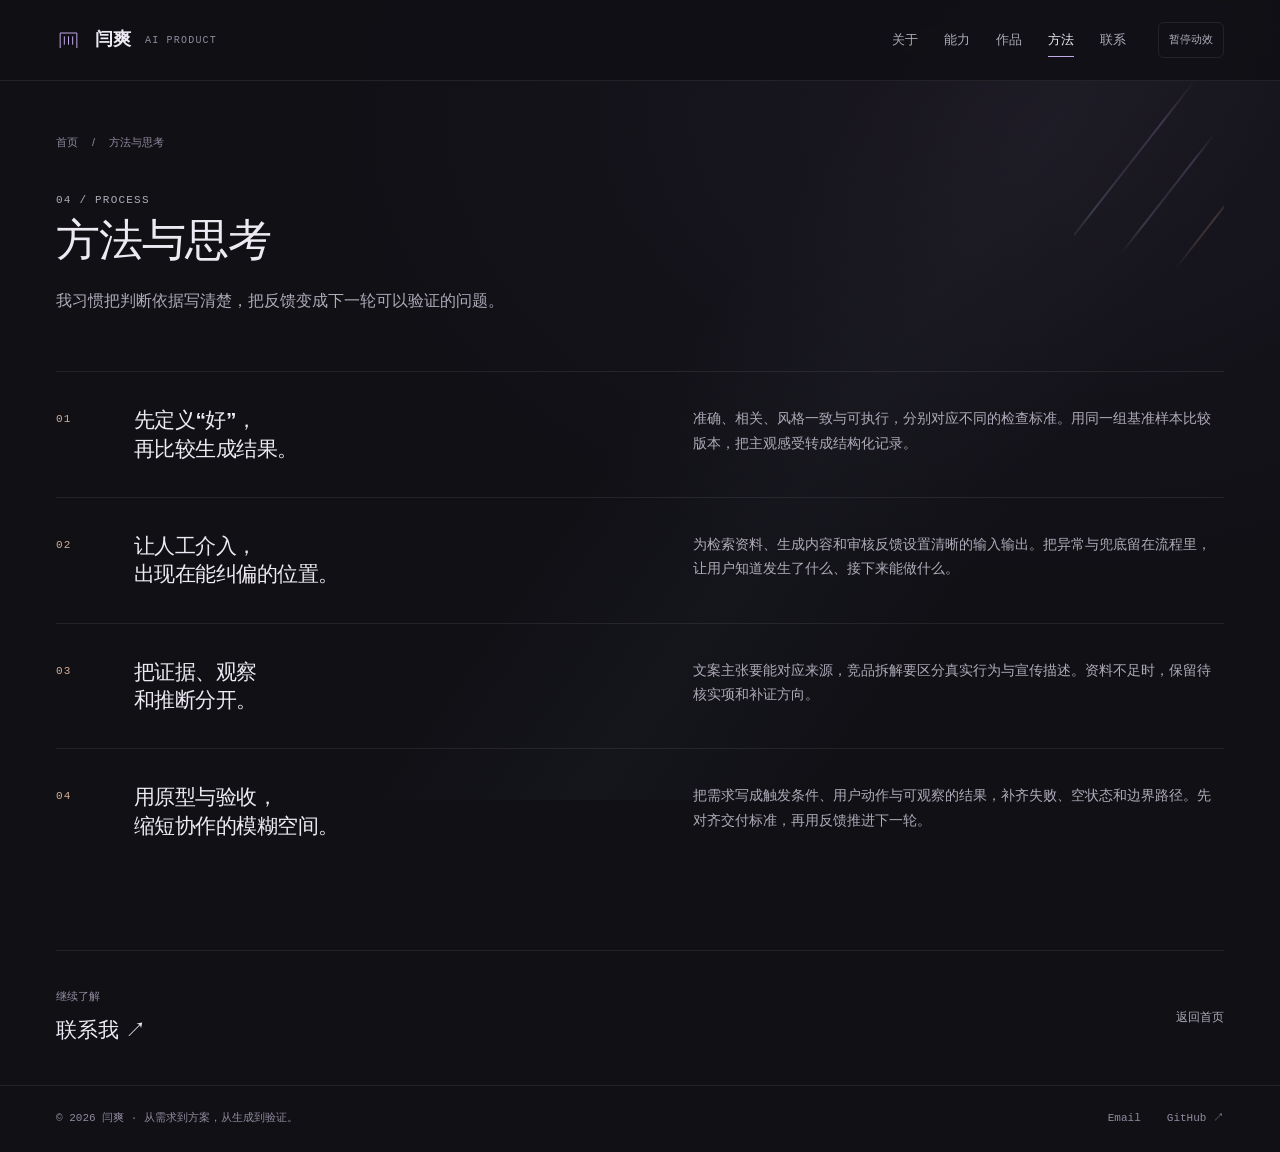
<file: notes.html>
<!doctype html>
<html lang="zh-CN">
<head>
  <meta charset="UTF-8" />
  <meta name="viewport" content="width=device-width, initial-scale=1.0" />
  <meta name="description" content="闫爽关于生成结果评测、人机协作、证据与产品验收的方法。" />
  <meta name="theme-color" content="#101015" />
  <title>闫爽｜方法与思考</title>
  <link rel="icon" href="data:image/svg+xml,%3Csvg xmlns='http://www.w3.org/2000/svg' viewBox='0 0 32 32'%3E%3Crect width='32' height='32' rx='7' fill='%23101515'/%3E%3Cpath d='M8 25V7h16v18M13 11v10m6-10v10' fill='none' stroke='%23c2a9e8' stroke-width='1.5'/%3E%3C/svg%3E" />
  <link rel="stylesheet" href="./styles.css" />
  <link rel="stylesheet" href="./refreshed.css" />
  <script src="./navigation.js" defer></script>
</head>
<body data-route="notes">
  <a class="skip-link" href="#main">跳到主要内容</a>
  <header class="site-header">
    <div class="container header-inner">
      <a class="wordmark" href="./index.html" aria-label="闫爽，返回首页"><svg class="brand-mark" viewBox="0 0 30 30" aria-hidden="true"><path d="M5 24V6h20v18M10 10v10m5-10v10m5-10v10" fill="none" stroke="currentColor" stroke-width="1.2"/></svg> 闫爽 <span>AI PRODUCT</span></a>
      <nav class="site-nav" aria-label="主导航">
          <a href="./about.html">关于</a>
          <a href="./experience.html">能力</a>
          <a href="./projects.html">作品</a>
          <a href="./notes.html" aria-current="page">方法</a>
          <a href="./contact.html">联系</a>
      </nav>
      <button class="motion-toggle" type="button" aria-pressed="false">暂停动效</button>
    </div>
  </header>
  <div class="page-transition" aria-hidden="true"><div class="transition-curtain"></div><div class="transition-strokes"><i></i><i></i><i></i></div><span class="transition-label"></span></div>
  <main id="main" tabindex="-1">
<section class="container page-intro"><div class="ambient-strokes" aria-hidden="true"><i></i><i></i><i></i></div><div class="breadcrumb"><a href="./index.html">首页</a><span aria-hidden="true">/</span><span>方法与思考</span></div><p class="eyebrow">04 / PROCESS</p><h1>方法与思考</h1><p>我习惯把判断依据写清楚，把反馈变成下一轮可以验证的问题。</p></section><section class="container page-section note-list"><article class="note"><span class="kicker">01</span><h2>先定义“好”，<br />再比较生成结果。</h2><p>准确、相关、风格一致与可执行，分别对应不同的检查标准。用同一组基准样本比较版本，把主观感受转成结构化记录。</p></article><article class="note"><span class="kicker">02</span><h2>让人工介入，<br />出现在能纠偏的位置。</h2><p>为检索资料、生成内容和审核反馈设置清晰的输入输出。把异常与兜底留在流程里，让用户知道发生了什么、接下来能做什么。</p></article><article class="note"><span class="kicker">03</span><h2>把证据、观察<br />和推断分开。</h2><p>文案主张要能对应来源，竞品拆解要区分真实行为与宣传描述。资料不足时，保留待核实项和补证方向。</p></article><article class="note"><span class="kicker">04</span><h2>用原型与验收，<br />缩短协作的模糊空间。</h2><p>把需求写成触发条件、用户动作与可观察的结果，补齐失败、空状态和边界路径。先对齐交付标准，再用反馈推进下一轮。</p></article></section><div class="container page-next"><a href="./contact.html"><small>继续了解</small><strong>联系我 ↗</strong></a><a href="./index.html">返回首页</a></div>
  </main>
  <footer class="site-footer">
    <div class="container footer-inner"><span>© 2026 闫爽 · 从需求到方案，从生成到验证。</span><div><a href="mailto:3233654978@qq.com">Email</a><a href="https://github.com/Yan-Shuang" target="_blank" rel="noopener noreferrer">GitHub ↗</a></div></div>
  </footer>
</body>
</html>
</file>
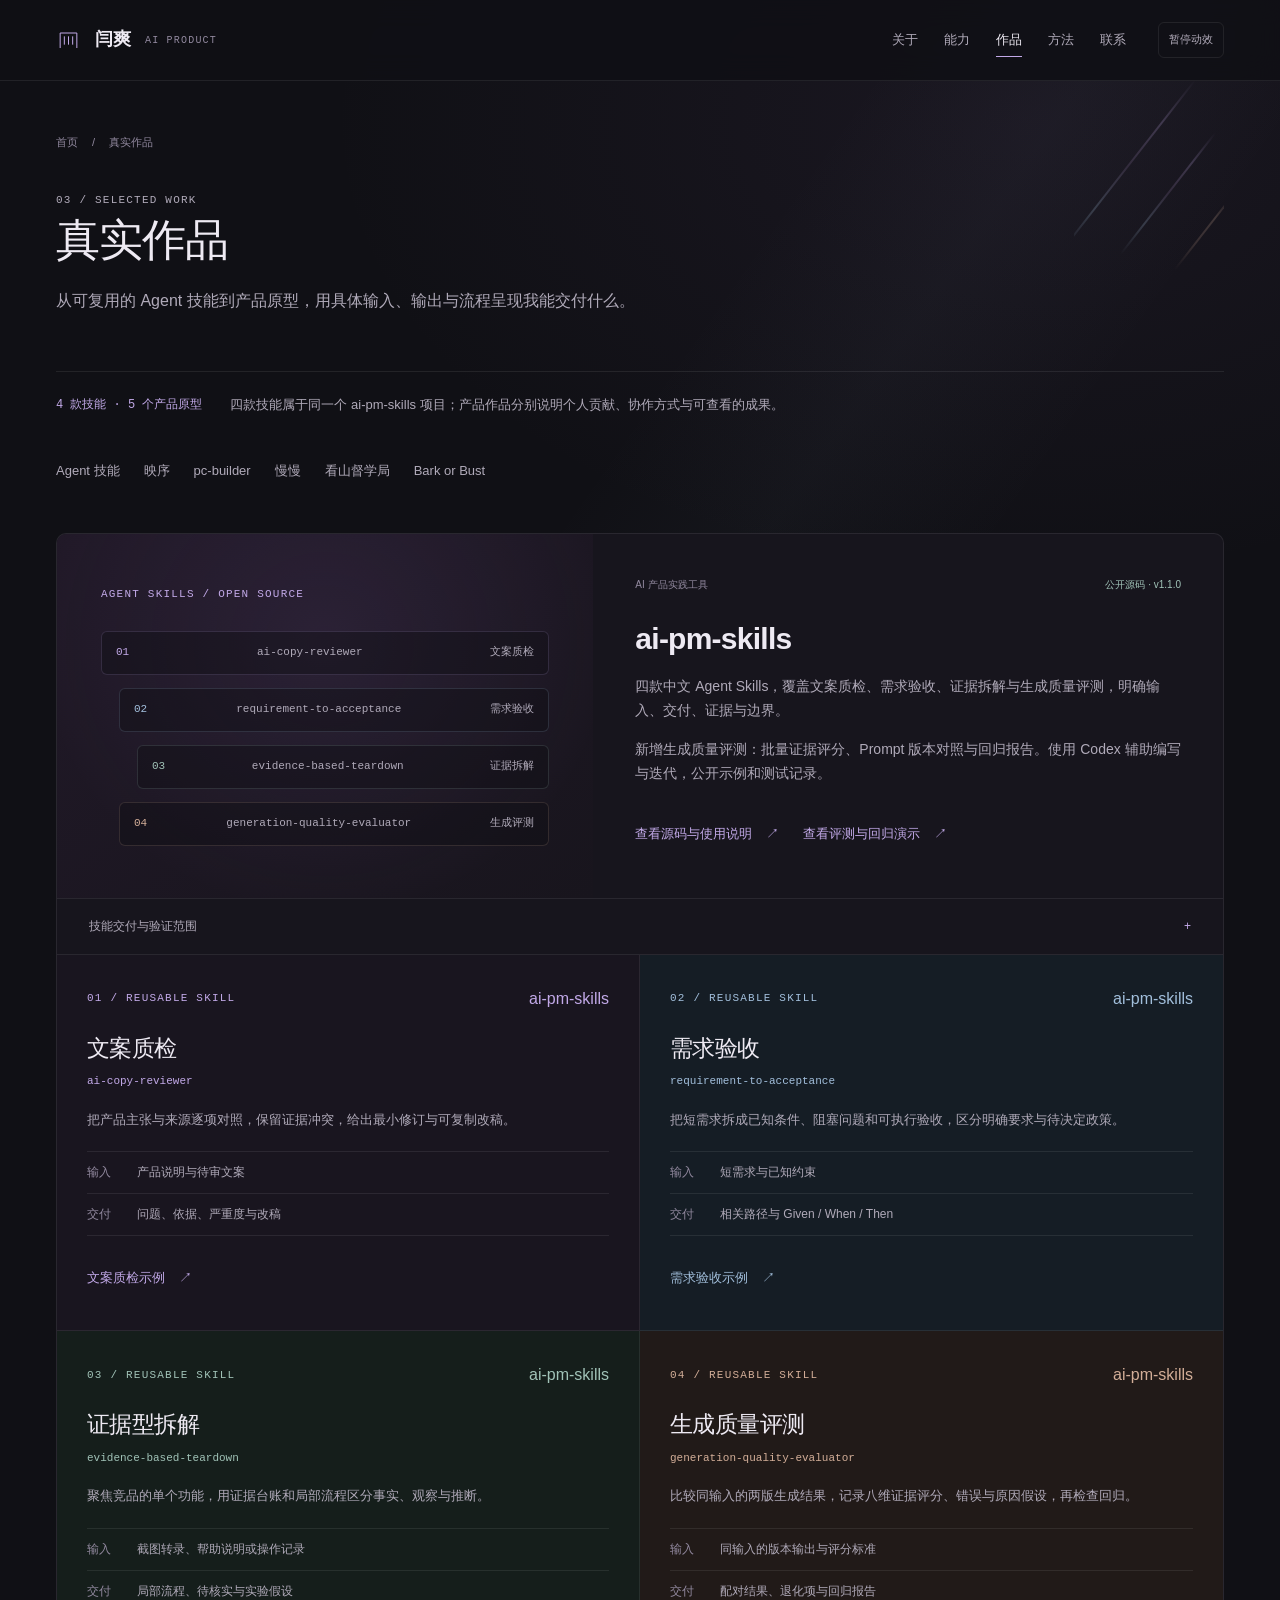
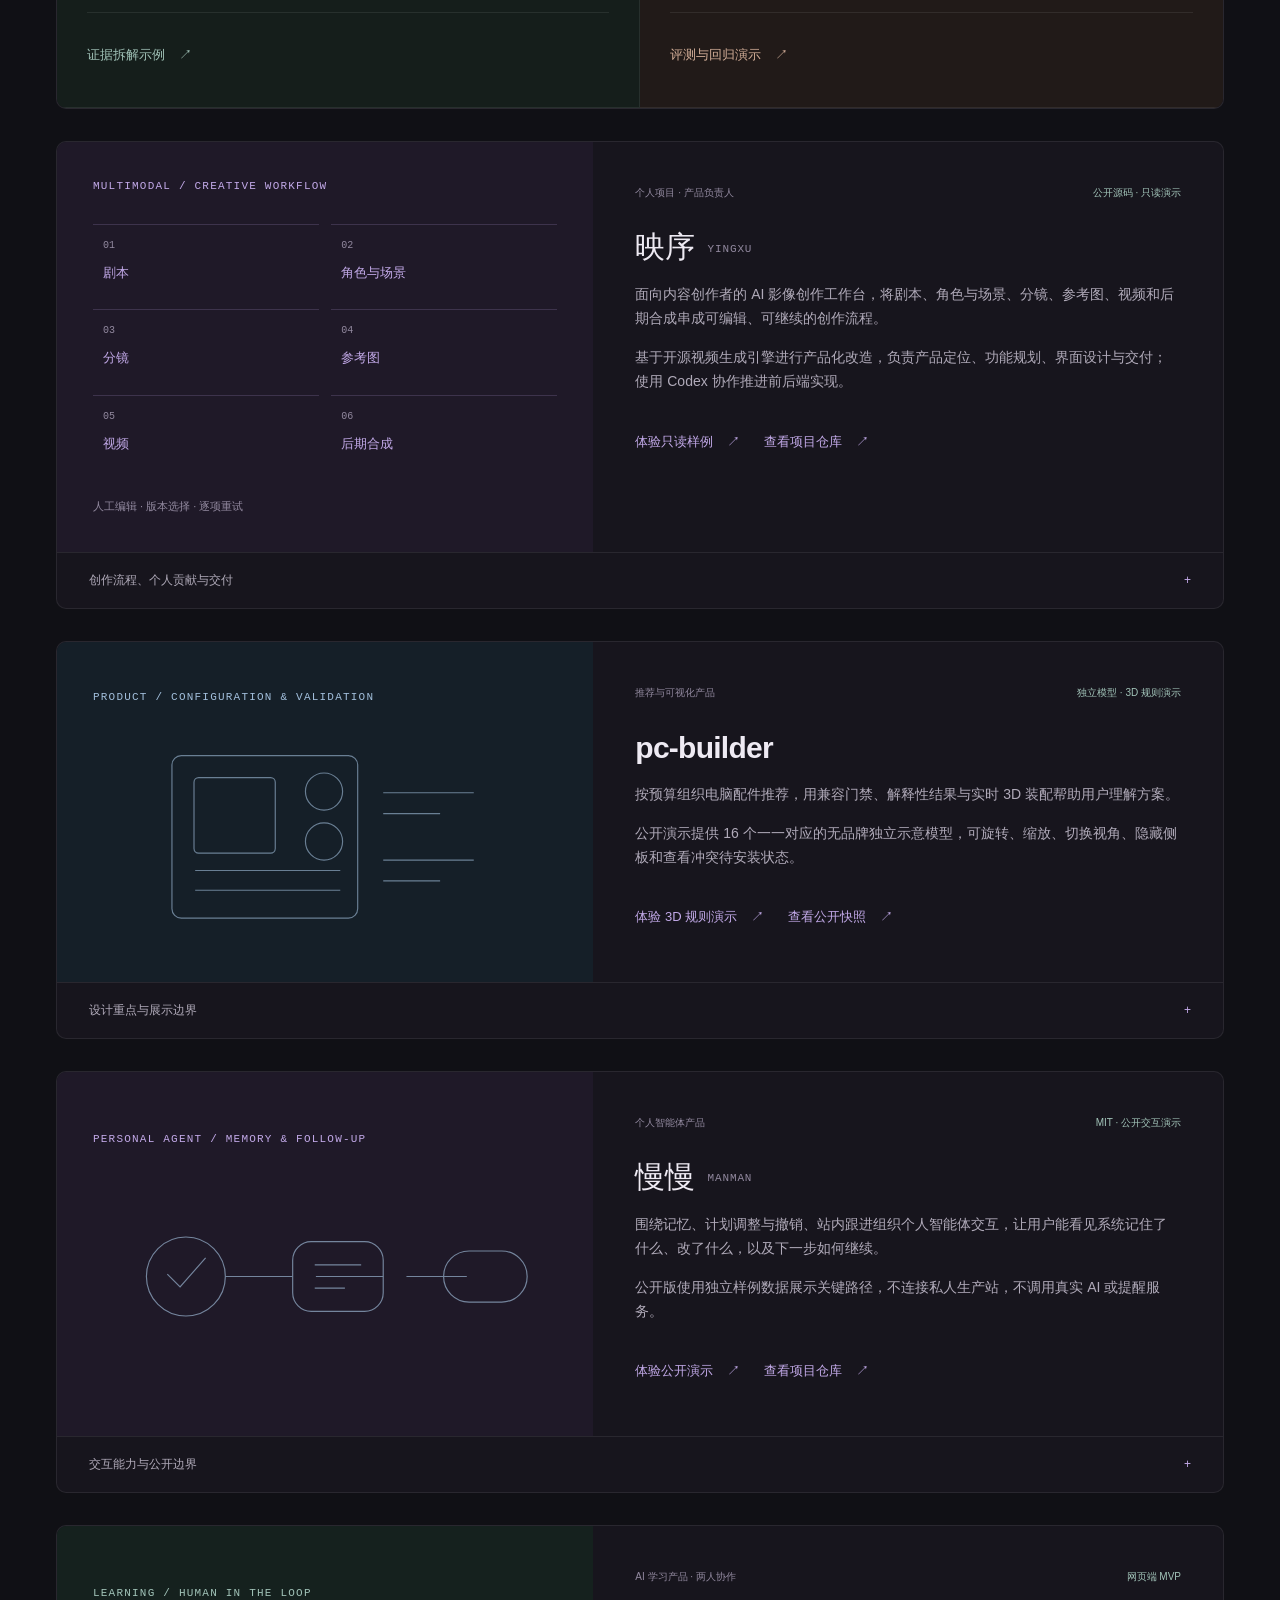
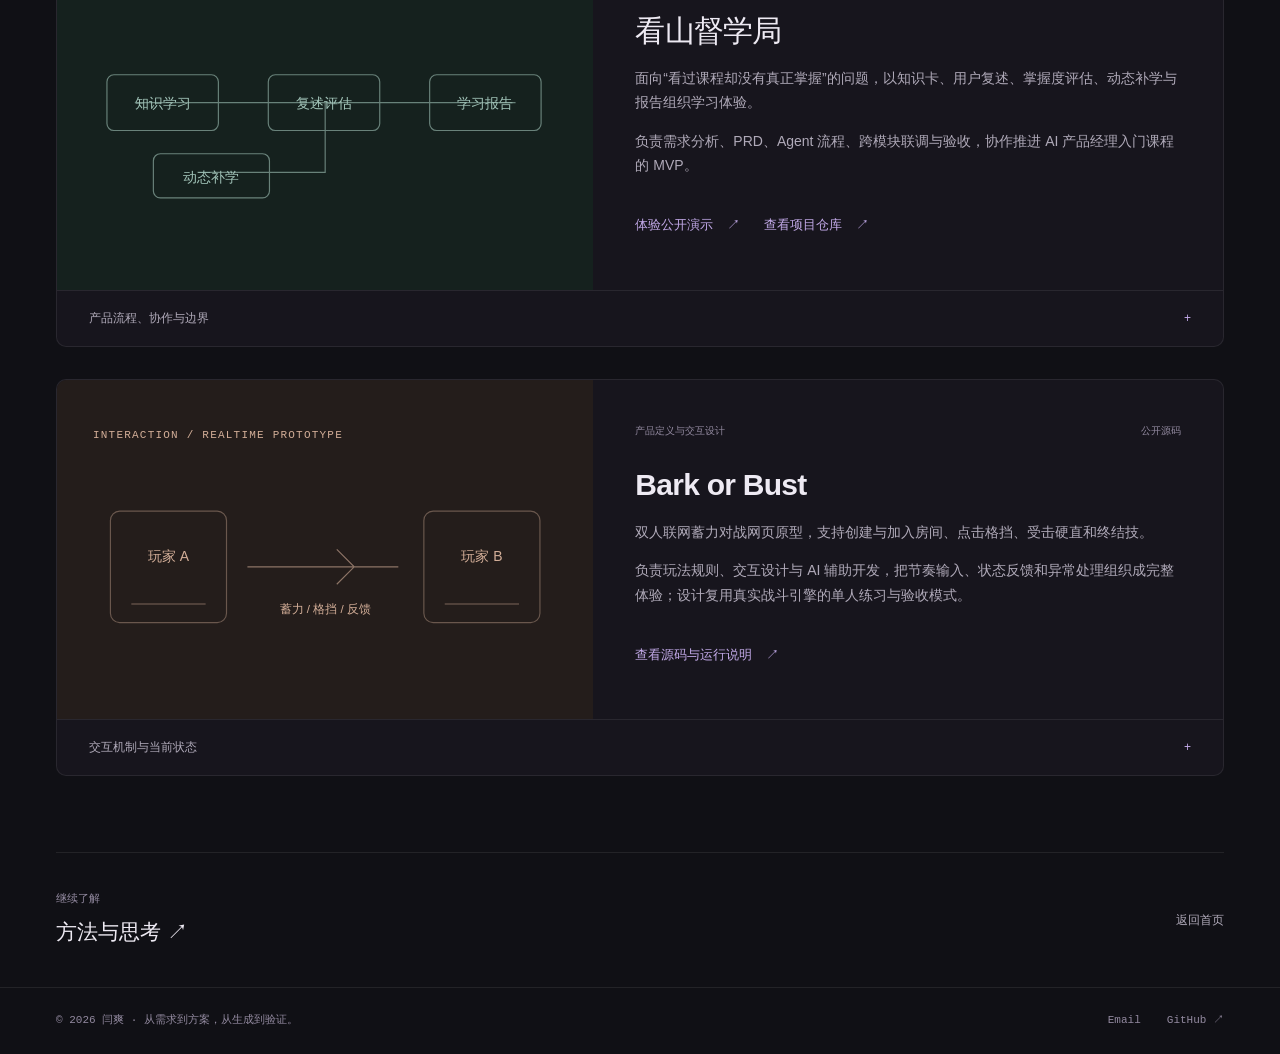
<file: projects.html>
<!doctype html>
<html lang="zh-CN">
<head>
  <meta charset="UTF-8" />
  <meta name="viewport" content="width=device-width, initial-scale=1.0" />
  <meta name="description" content="闫爽的 AI Skills、映序、PC Builder、慢慢、看山督学局与互动原型，附真实源码、公开演示和验证边界。" />
  <meta name="theme-color" content="#101015" />
  <title>闫爽｜真实作品</title>
  <link rel="icon" href="data:image/svg+xml,%3Csvg xmlns='http://www.w3.org/2000/svg' viewBox='0 0 32 32'%3E%3Crect width='32' height='32' rx='7' fill='%23101515'/%3E%3Cpath d='M8 25V7h16v18M13 11v10m6-10v10' fill='none' stroke='%23c2a9e8' stroke-width='1.5'/%3E%3C/svg%3E" />
  <link rel="stylesheet" href="./styles.css" />
  <link rel="stylesheet" href="./refreshed.css" />
  <script src="./navigation.js" defer></script>
</head>
<body data-route="projects">
  <a class="skip-link" href="#main">跳到主要内容</a>
  <header class="site-header">
    <div class="container header-inner">
      <a class="wordmark" href="./index.html" aria-label="闫爽，返回首页"><svg class="brand-mark" viewBox="0 0 30 30" aria-hidden="true"><path d="M5 24V6h20v18M10 10v10m5-10v10m5-10v10" fill="none" stroke="currentColor" stroke-width="1.2"/></svg> 闫爽 <span>AI PRODUCT</span></a>
      <nav class="site-nav" aria-label="主导航">
          <a href="./about.html">关于</a>
          <a href="./experience.html">能力</a>
          <a href="./projects.html" aria-current="page">作品</a>
          <a href="./notes.html">方法</a>
          <a href="./contact.html">联系</a>
      </nav>
      <button class="motion-toggle" type="button" aria-pressed="false">暂停动效</button>
    </div>
  </header>
  <div class="page-transition" aria-hidden="true"><div class="transition-curtain"></div><div class="transition-strokes"><i></i><i></i><i></i></div><span class="transition-label"></span></div>
  <main id="main" tabindex="-1">
<section class="container page-intro"><div class="ambient-strokes" aria-hidden="true"><i></i><i></i><i></i></div><div class="breadcrumb"><a href="./index.html">首页</a><span aria-hidden="true">/</span><span>真实作品</span></div><p class="eyebrow">03 / SELECTED WORK</p><h1>真实作品</h1><p>从可复用的 Agent 技能到产品原型，用具体输入、输出与流程呈现我能交付什么。</p></section><section class="container page-section project-stack"><div class="work-collection-summary"><span>4 款技能 · 5 个产品原型</span><p>四款技能属于同一个 ai-pm-skills 项目；产品作品分别说明个人贡献、协作方式与可查看的成果。</p></div><nav class="project-index" aria-label="作品目录"><a href="#skills">Agent 技能</a><a href="#yingxu">映序</a><a href="#pc-builder">pc-builder</a><a href="#manman">慢慢</a><a href="#kanshan">看山督学局</a><a href="#dagou">Bark or Bust</a></nav>
<article id="skills" class="project-card"><div class="project-main"><div class="work-cover"><span class="kicker">AGENT SKILLS / OPEN SOURCE</span><div class="skill-lines"><a class="skill-line" href="#copy-reviewer"><b>01</b><span>ai-copy-reviewer</span><span>文案质检</span></a><a class="skill-line" href="#requirement-acceptance"><b>02</b><span>requirement-to-acceptance</span><span>需求验收</span></a><a class="skill-line" href="#evidence-teardown"><b>03</b><span>evidence-based-teardown</span><span>证据拆解</span></a><a class="skill-line" href="#quality-evaluator"><b>04</b><span>generation-quality-evaluator</span><span>生成评测</span></a></div></div><div class="work-copy"><div class="project-label"><span>AI 产品实践工具</span><span class="badge">公开源码 · v1.1.0</span></div><h2>ai-pm-skills</h2><p>四款中文 Agent Skills，覆盖文案质检、需求验收、证据拆解与生成质量评测，明确输入、交付、证据与边界。</p><p>新增生成质量评测：批量证据评分、Prompt 版本对照与回归报告。使用 Codex 辅助编写与迭代，公开示例和测试记录。</p><div class="actions"><a class="text-link" href="https://github.com/Yan-Shuang/ai-pm-skills" target="_blank" rel="noopener noreferrer">查看源码与使用说明 <span aria-hidden="true">↗</span></a><a class="text-link" href="https://github.com/Yan-Shuang/ai-pm-skills/blob/main/skills/generation-quality-evaluator/demo/REPORT.md" target="_blank" rel="noopener noreferrer">查看评测与回归演示 <span aria-hidden="true">↗</span></a></div></div></div><details class="project-detail"><summary>技能交付与验证范围</summary><div class="detail-body"><div class="detail-columns"><div><h4>四种可以复用的交付</h4><p>文案质检：问题、依据、严重度、最小修订与可复制改稿。<br />需求验收：已知条件、阻塞问题、路径与 Given / When / Then。<br />证据拆解：证据台账、局部流程、事实与推断、补证清单。<br />生成评测：八维证据评分、原因假设、同输入版本对照与回归报告。</p></div><div><h4>公开记录中的验证</h4><p>四款技能均完成结构验证。前三款执行 9 个独立输入的前向测试与 2 次重测，21 个行为用例中其余 12 个未运行。第四款另完成一次独立 AI 任务（含 2 个演示 case），30 项离线计算测试在 Python 3.9 和 3.12 各通过一次；这些数量不合并成语义通过率。</p><p>生成评测演示使用重新构造的数据，非企业真实业务数据。离线脚本仅汇总给定评分，不自动判断文本语义；未做无技能基线、自动路由或企业校准。详情见 <a href="https://github.com/Yan-Shuang/ai-pm-skills/blob/main/TEST_REPORT.md" target="_blank" rel="noopener noreferrer">前三款测试报告</a>与 <a href="https://github.com/Yan-Shuang/ai-pm-skills/blob/main/skills/generation-quality-evaluator/TEST_REPORT.md" target="_blank" rel="noopener noreferrer">生成质量评测报告</a>。</p></div></div></div></details><div class="skills-output-grid"><article id="copy-reviewer" class="skill-artifact violet reveal"><div class="artifact-heading"><span class="kicker">01 / REUSABLE SKILL</span><span class="badge">ai-pm-skills</span></div><h3>文案质检</h3><p class="artifact-slug">ai-copy-reviewer</p><p>把产品主张与来源逐项对照，保留证据冲突，给出最小修订与可复制改稿。</p><dl class="artifact-delivery"><div><dt>输入</dt><dd>产品说明与待审文案</dd></div><div><dt>交付</dt><dd>问题、依据、严重度与改稿</dd></div></dl><a class="text-link" href="https://github.com/Yan-Shuang/ai-pm-skills/blob/main/skills/ai-copy-reviewer/references/examples.md" target="_blank" rel="noopener noreferrer">文案质检示例 <span aria-hidden="true">↗</span></a></article><article id="requirement-acceptance" class="skill-artifact blue reveal"><div class="artifact-heading"><span class="kicker">02 / REUSABLE SKILL</span><span class="badge">ai-pm-skills</span></div><h3>需求验收</h3><p class="artifact-slug">requirement-to-acceptance</p><p>把短需求拆成已知条件、阻塞问题和可执行验收，区分明确要求与待决定政策。</p><dl class="artifact-delivery"><div><dt>输入</dt><dd>短需求与已知约束</dd></div><div><dt>交付</dt><dd>相关路径与 Given / When / Then</dd></div></dl><a class="text-link" href="https://github.com/Yan-Shuang/ai-pm-skills/blob/main/skills/requirement-to-acceptance/references/examples.md" target="_blank" rel="noopener noreferrer">需求验收示例 <span aria-hidden="true">↗</span></a></article><article id="evidence-teardown" class="skill-artifact green reveal"><div class="artifact-heading"><span class="kicker">03 / REUSABLE SKILL</span><span class="badge">ai-pm-skills</span></div><h3>证据型拆解</h3><p class="artifact-slug">evidence-based-teardown</p><p>聚焦竞品的单个功能，用证据台账和局部流程区分事实、观察与推断。</p><dl class="artifact-delivery"><div><dt>输入</dt><dd>截图转录、帮助说明或操作记录</dd></div><div><dt>交付</dt><dd>局部流程、待核实与实验假设</dd></div></dl><a class="text-link" href="https://github.com/Yan-Shuang/ai-pm-skills/blob/main/skills/evidence-based-teardown/references/examples.md" target="_blank" rel="noopener noreferrer">证据拆解示例 <span aria-hidden="true">↗</span></a></article><article id="quality-evaluator" class="skill-artifact copper reveal"><div class="artifact-heading"><span class="kicker">04 / REUSABLE SKILL</span><span class="badge">ai-pm-skills</span></div><h3>生成质量评测</h3><p class="artifact-slug">generation-quality-evaluator</p><p>比较同输入的两版生成结果，记录八维证据评分、错误与原因假设，再检查回归。</p><dl class="artifact-delivery"><div><dt>输入</dt><dd>同输入的版本输出与评分标准</dd></div><div><dt>交付</dt><dd>配对结果、退化项与回归报告</dd></div></dl><a class="text-link" href="https://github.com/Yan-Shuang/ai-pm-skills/blob/main/skills/generation-quality-evaluator/demo/REPORT.md" target="_blank" rel="noopener noreferrer">评测与回归演示 <span aria-hidden="true">↗</span></a></article></div></article>
<article id="yingxu" class="project-card"><div class="project-main"><div class="project-art violet"><span class="kicker">MULTIMODAL / CREATIVE WORKFLOW</span><ol class="creation-flow" aria-label="六阶段影像创作流程"><li>剧本</li><li>角色与场景</li><li>分镜</li><li>参考图</li><li>视频</li><li>后期合成</li></ol><span class="flow-caption">人工编辑 · 版本选择 · 逐项重试</span></div><div class="work-copy"><div class="project-label"><span>个人项目 · 产品负责人</span><span class="badge">公开源码 · 只读演示</span></div><h2>映序 <span class="project-brand">YINGXU</span></h2><p>面向内容创作者的 AI 影像创作工作台，将剧本、角色与场景、分镜、参考图、视频和后期合成串成可编辑、可继续的创作流程。</p><p>基于开源视频生成引擎进行产品化改造，负责产品定位、功能规划、界面设计与交付；使用 Codex 协作推进前后端实现。</p><div class="actions"><a class="text-link" href="https://yan-shuang.github.io/yingxu/" target="_blank" rel="noopener noreferrer">体验只读样例 <span aria-hidden="true">↗</span></a><a class="text-link" href="https://github.com/Yan-Shuang/yingxu" target="_blank" rel="noopener noreferrer">查看项目仓库 <span aria-hidden="true">↗</span></a></div></div></div><details class="project-detail"><summary>创作流程、个人贡献与交付</summary><div class="detail-body"><div class="detail-columns"><div><h4>把生成工具组织成产品</h4><p>规划官网、登录注册、个人作品空间、素材库与创作工作台，整合文本、图像与视频模型，支持人工编辑、版本选择与逐项重试。</p><h4>个人负责的工作</h4><p>主导定位、命名、功能规划、界面设计和验收；借助 Codex 完成源码理解、任务拆解、开发与问题排查。作品基于 MIT 开源引擎，不将底层模型或引擎表述为个人原创。</p></div><div><h4>让创作可保存、可继续</h4><p>使用 SSE 展示生成进度，保存阶段成果；通过用户认证、个人数据隔离与权限管理组织作品访问，支持限额和受保护媒体访问。</p><h4>公开展示边界</h4><p>源码保留上游 MIT 许可与版权声明。公开演示使用虚构项目与几何占位，只展示工作流和界面结构；不注册、不上传、不连接模型服务，也不把模拟内容表述为真实生成结果。</p></div></div></div></details></article>
<article id="pc-builder" class="project-card"><div class="project-main"><div class="project-art"><span class="kicker">PRODUCT / CONFIGURATION & VALIDATION</span><svg viewBox="0 0 400 170" aria-hidden="true"><g fill="none" stroke="currentColor" opacity=".6"><rect x="68" y="16" width="160" height="140" rx="8"/><rect x="87" y="35" width="70" height="65" rx="4"/><circle cx="199" cy="47" r="16"/><circle cx="199" cy="90" r="16"/><path d="M88 115h125m-125 17h125M250 48h78m-78 18h49m-49 40h78m-78 18h49"/></g></svg></div><div class="work-copy"><div class="project-label"><span>推荐与可视化产品</span><span class="badge">独立模型 · 3D 规则演示</span></div><h2>pc-builder</h2><p>按预算组织电脑配件推荐，用兼容门禁、解释性结果与实时 3D 装配帮助用户理解方案。</p><p>公开演示提供 16 个一一对应的无品牌独立示意模型，可旋转、缩放、切换视角、隐藏侧板和查看冲突待安装状态。</p><div class="actions"><a class="text-link" href="https://yan-shuang.github.io/pc-builder-public/" target="_blank" rel="noopener noreferrer">体验 3D 规则演示 <span aria-hidden="true">↗</span></a><a class="text-link" href="https://github.com/Yan-Shuang/pc-builder-public" target="_blank" rel="noopener noreferrer">查看公开快照 <span aria-hidden="true">↗</span></a></div></div></div><details class="project-detail"><summary>设计重点与展示边界</summary><div class="detail-body"><p>组合先经过接口、内存代际、机箱空间、散热与电源检查，再按固定性能公式、总价和稳定键排序；手动换件后，冲突配件会进入 3D 待安装区并说明原因。</p><p>16 个公开条目分别指向唯一的原创程序化模型 ID。模型、名称、尺寸、价格与性能分均为虚构示例，不是实物外观、厂家 CAD 或机械兼容认证；演示不含授权未明确的品牌 GLB，也不调用 AI 或后端。</p></div></details></article>
<article id="manman" class="project-card"><div class="project-main"><div class="project-art violet"><span class="kicker">PERSONAL AGENT / MEMORY & FOLLOW-UP</span><svg viewBox="0 0 400 170" aria-hidden="true"><g fill="none" stroke="currentColor" opacity=".65"><circle cx="80" cy="84" r="34"/><path d="M114 84h58m20 0h58m20 0h52"/><rect x="172" y="54" width="78" height="60" rx="16"/><rect x="302" y="62" width="72" height="44" rx="22"/><path d="M64 82l11 11 22-25M191 74h40m-40 20h26"/></g></svg></div><div class="work-copy"><div class="project-label"><span>个人智能体产品</span><span class="badge">MIT · 公开交互演示</span></div><h2>慢慢 <span class="project-brand">MANMAN</span></h2><p>围绕记忆、计划调整与撤销、站内跟进组织个人智能体交互，让用户能看见系统记住了什么、改了什么，以及下一步如何继续。</p><p>公开版使用独立样例数据展示关键路径，不连接私人生产站，不调用真实 AI 或提醒服务。</p><div class="actions"><a class="text-link" href="https://yan-shuang.github.io/manman-personal-agent/" target="_blank" rel="noopener noreferrer">体验公开演示 <span aria-hidden="true">↗</span></a><a class="text-link" href="https://github.com/Yan-Shuang/manman-personal-agent" target="_blank" rel="noopener noreferrer">查看项目仓库 <span aria-hidden="true">↗</span></a></div></div></div><details class="project-detail"><summary>交互能力与公开边界</summary><div class="detail-body"><p>交互样例覆盖记忆、计划调整与撤销、站内跟进，重点呈现状态变化与用户可控反馈。</p><p>公开仓库是 MIT 许可的 44 文件干净快照，使用独立样例数据。验证记录包括 48 项测试、15 项线上交互、10 项离线隔离与 6 项匿名访问检查；这些验证针对公开演示，不代表私人生产数据或真实提醒服务已开放。</p></div></details></article>
<article id="kanshan" class="project-card"><div class="project-main"><div class="project-art green"><span class="kicker">LEARNING / HUMAN IN THE LOOP</span><svg viewBox="0 0 400 170" aria-hidden="true"><g fill="none" stroke="currentColor" opacity=".6"><path d="M36 60h328M200 60v60H90"/><rect x="12" y="36" width="96" height="48" rx="6"/><rect x="151" y="36" width="96" height="48" rx="6"/><rect x="290" y="36" width="96" height="48" rx="6"/><rect x="52" y="104" width="100" height="38" rx="6"/></g><g fill="currentColor" font-family="sans-serif" font-size="12" text-anchor="middle"><text x="60" y="65">知识学习</text><text x="199" y="65">复述评估</text><text x="338" y="65">学习报告</text><text x="102" y="128">动态补学</text></g></svg></div><div class="work-copy"><div class="project-label"><span>AI 学习产品 · 两人协作</span><span class="badge">网页端 MVP</span></div><h2>看山督学局</h2><p>面向“看过课程却没有真正掌握”的问题，以知识卡、用户复述、掌握度评估、动态补学与报告组织学习体验。</p><p>负责需求分析、PRD、Agent 流程、跨模块联调与验收，协作推进 AI 产品经理入门课程的 MVP。</p><div class="actions"><a class="text-link" href="https://yan-shuang.github.io/kanshan-supervisor/" target="_blank" rel="noopener noreferrer">体验公开演示 <span aria-hidden="true">↗</span></a><a class="text-link" href="https://github.com/Yan-Shuang/kanshan-supervisor" target="_blank" rel="noopener noreferrer">查看项目仓库 <span aria-hidden="true">↗</span></a></div></div></div><details class="project-detail"><summary>产品流程、协作与边界</summary><div class="detail-body"><p>两人协作在 2.5 天内完成并上线网页端 MVP，交付 6 节课程与学习、复述评估、动态补学和学习报告流程。</p><p>当前仓库 README 将产品标为纯前端演示版：未配置模型时使用内置兜底结果，其他课程标记为“即将开放”，部分内容与演示校验仍列为 TODO。</p><p>专注模式使用 MediaPipe 在浏览器本地检测离席、转头和低头。摄像头默认关闭，可随时关闭和纠正误判，不上传、不录像、不保存。</p></div></details></article>
<article id="dagou" class="project-card"><div class="project-main"><div class="project-art copper"><span class="kicker">INTERACTION / REALTIME PROTOTYPE</span><svg viewBox="0 0 400 170" aria-hidden="true"><g fill="none" stroke="currentColor"><rect x="15" y="32" width="100" height="96" rx="8" opacity=".4"/><rect x="285" y="32" width="100" height="96" rx="8" opacity=".4"/><path d="M133 80h130m-53-15 15 15-15 15" opacity=".6"/><path d="M33 112h64m206 0h64" opacity=".5"/></g><g fill="currentColor" font-family="sans-serif" font-size="12" text-anchor="middle"><text x="65" y="75">玩家 A</text><text x="335" y="75">玩家 B</text><text x="200" y="120" font-size="10">蓄力 / 格挡 / 反馈</text></g></svg></div><div class="work-copy"><div class="project-label"><span>产品定义与交互设计</span><span>公开源码</span></div><h2>Bark or Bust</h2><p>双人联网蓄力对战网页原型，支持创建与加入房间、点击格挡、受击硬直和终结技。</p><p>负责玩法规则、交互设计与 AI 辅助开发，把节奏输入、状态反馈和异常处理组织成完整体验；设计复用真实战斗引擎的单人练习与验收模式。</p><a class="text-link" href="https://github.com/Yan-Shuang/dagou-daodi-jiao-bu-jiao" target="_blank" rel="noopener noreferrer">查看源码与运行说明 <span aria-hidden="true">↗</span></a></div></div><details class="project-detail"><summary>交互机制与当前状态</summary><div class="detail-body"><p>React、TypeScript 与 Canvas 前端，Express 与 Socket.IO 服务端。手机触控与电脑键盘都可操作；验收模式可检查蓄力、格挡和攻击反馈。</p><p>当前提供本地与局域网运行方式，尚无公网试玩地址。玩法参数仍需真人试玩平衡，单人验收不验证两台设备之间的延迟与重连。</p></div></details></article>

</section><div class="container page-next"><a href="./notes.html"><small>继续了解</small><strong>方法与思考 ↗</strong></a><a href="./index.html">返回首页</a></div>
  </main>
  <footer class="site-footer">
    <div class="container footer-inner"><span>© 2026 闫爽 · 从需求到方案，从生成到验证。</span><div><a href="mailto:3233654978@qq.com">Email</a><a href="https://github.com/Yan-Shuang" target="_blank" rel="noopener noreferrer">GitHub ↗</a></div></div>
  </footer>
</body>
</html>
</file>
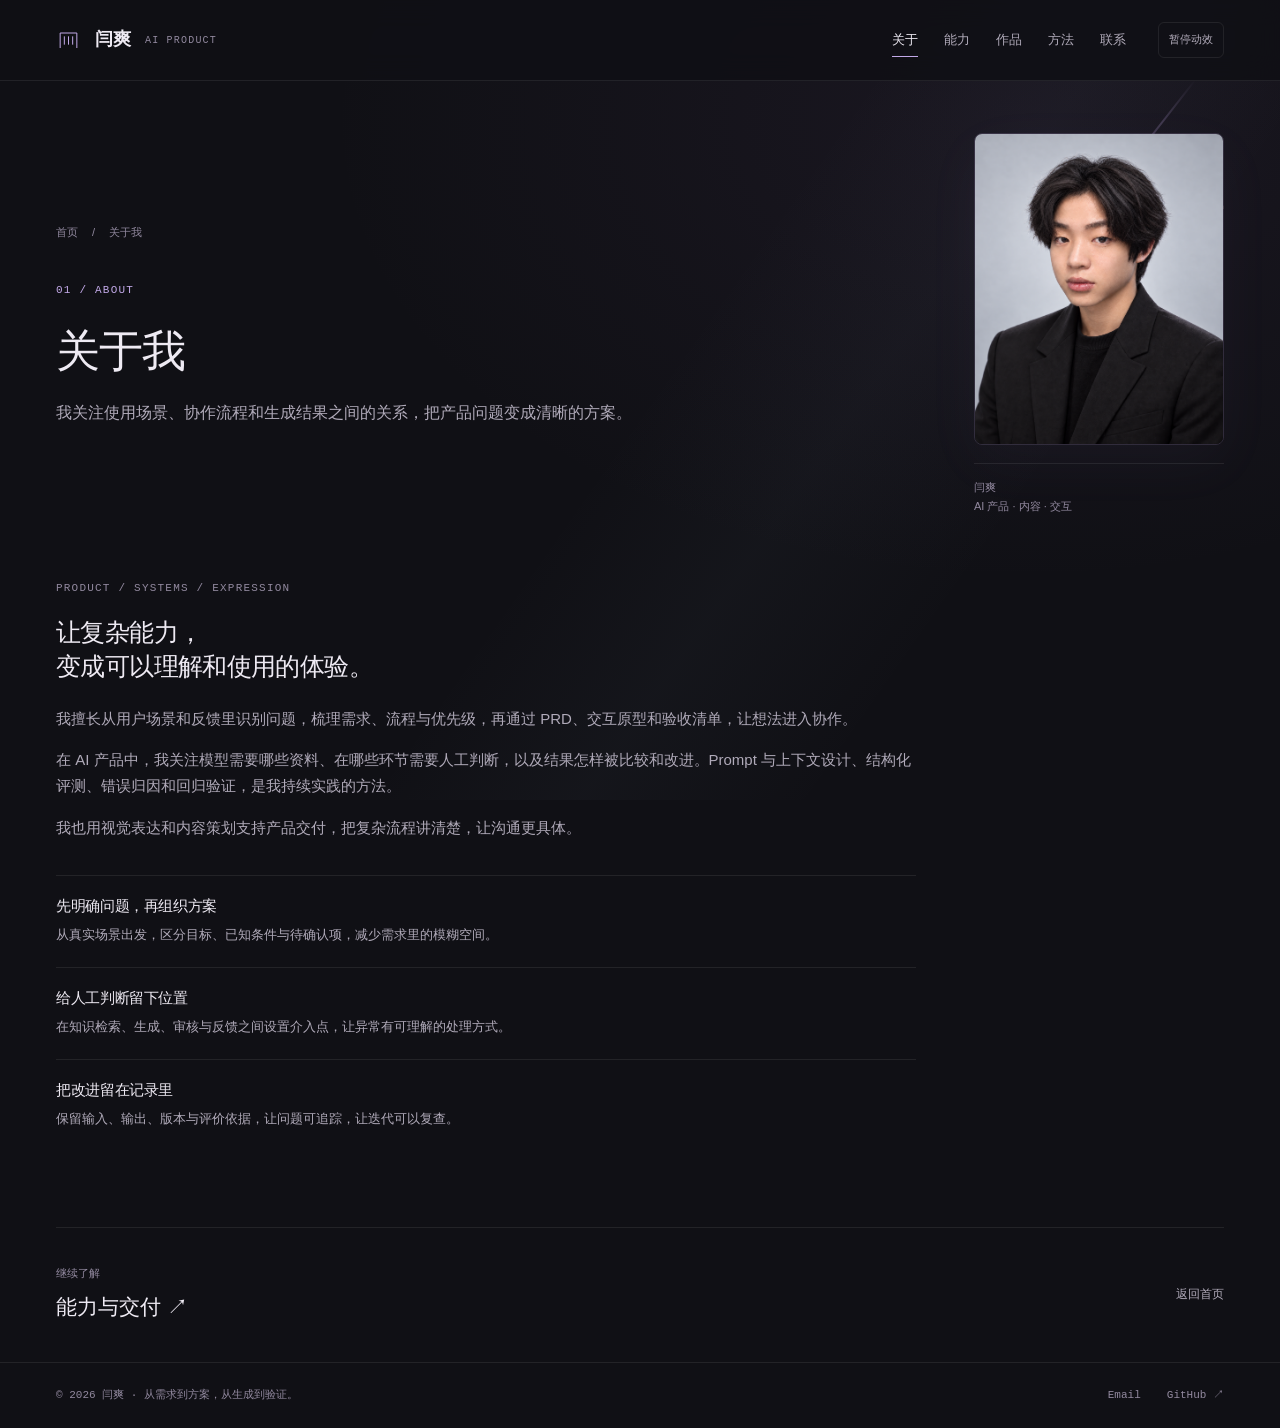
<file: 20050202ys-sketch.github.io/about.html>
<!doctype html>
<html lang="zh-CN">
<head>
  <meta charset="utf-8" />
  <meta name="viewport" content="width=device-width, initial-scale=1" />
  <meta name="robots" content="noindex" />
  <meta http-equiv="refresh" content="0; url=/about.html" />
  <link rel="canonical" href="https://yan-shuang.github.io/about.html" />
  <title>页面已迁移｜闫爽</title>
</head>
<body>
  <p>页面已迁移。<a href="/about.html">打开对应的新页面</a></p>
  <script>window.location.replace('/about.html' + window.location.search + window.location.hash);</script>
</body>
</html>
</file>
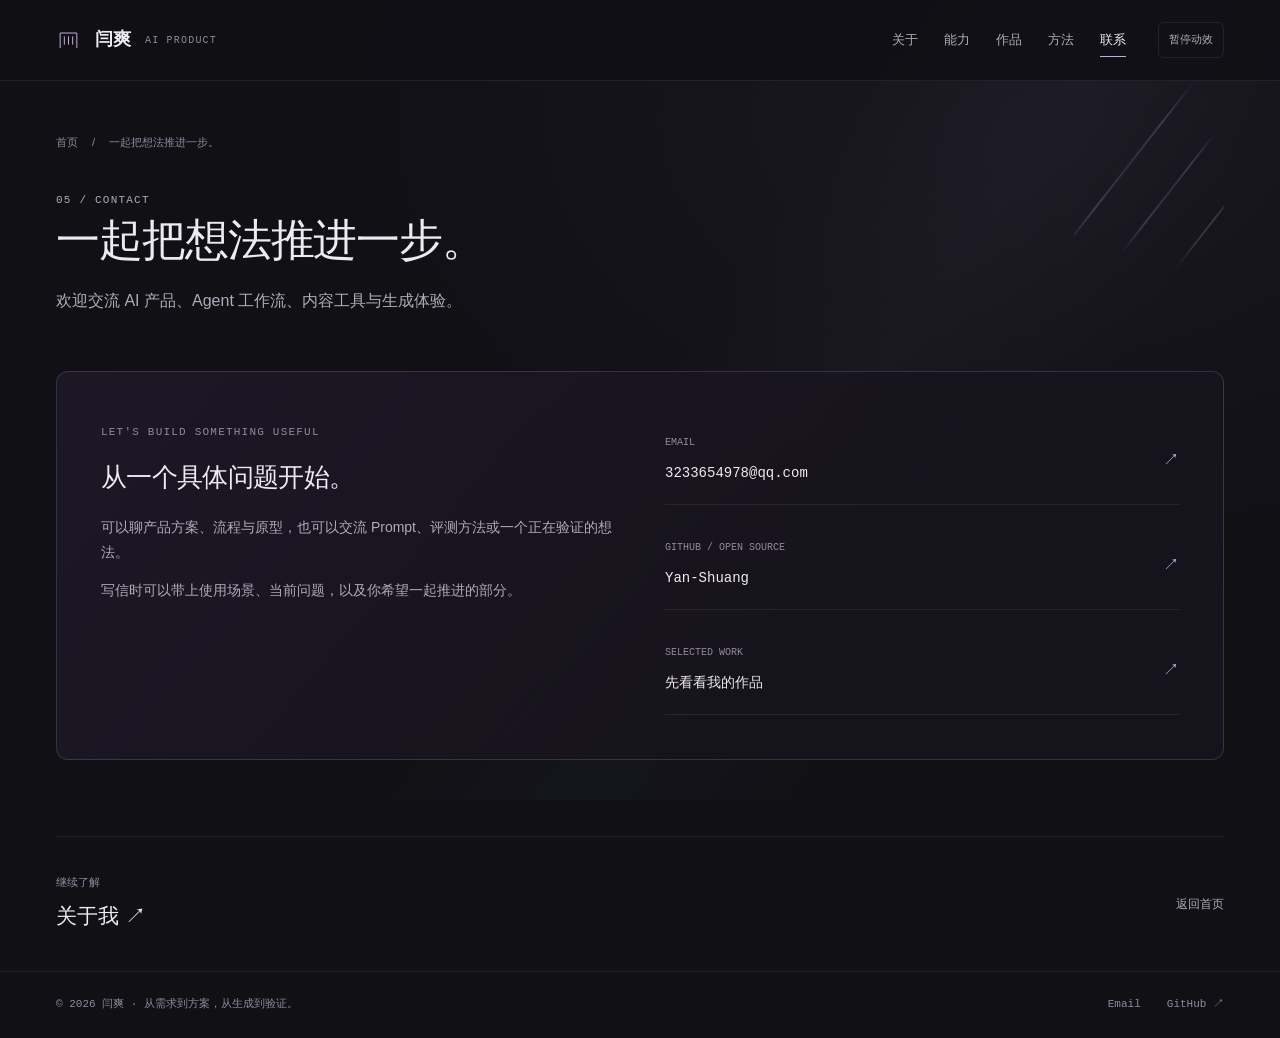
<file: 20050202ys-sketch.github.io/contact.html>
<!doctype html>
<html lang="zh-CN">
<head>
  <meta charset="utf-8" />
  <meta name="viewport" content="width=device-width, initial-scale=1" />
  <meta name="robots" content="noindex" />
  <meta http-equiv="refresh" content="0; url=/contact.html" />
  <link rel="canonical" href="https://yan-shuang.github.io/contact.html" />
  <title>页面已迁移｜闫爽</title>
</head>
<body>
  <p>页面已迁移。<a href="/contact.html">打开对应的新页面</a></p>
  <script>window.location.replace('/contact.html' + window.location.search + window.location.hash);</script>
</body>
</html>
</file>
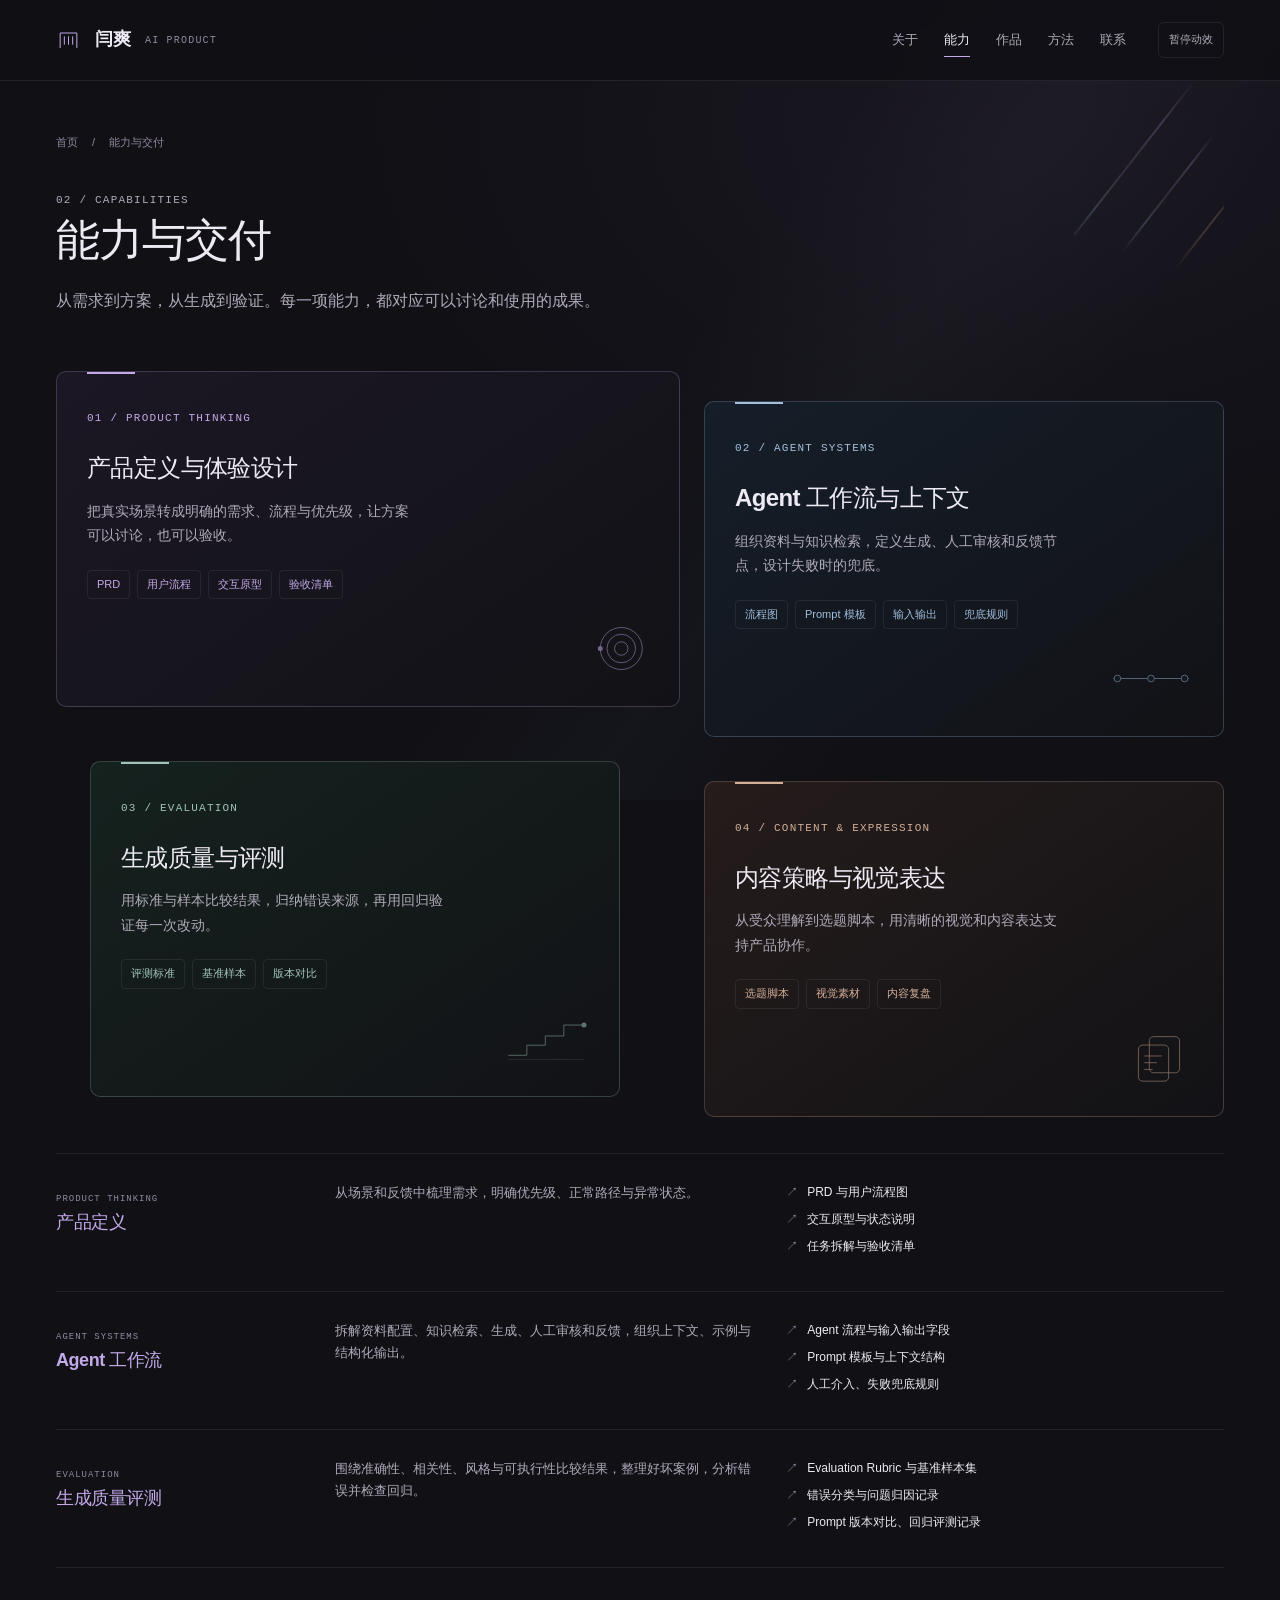
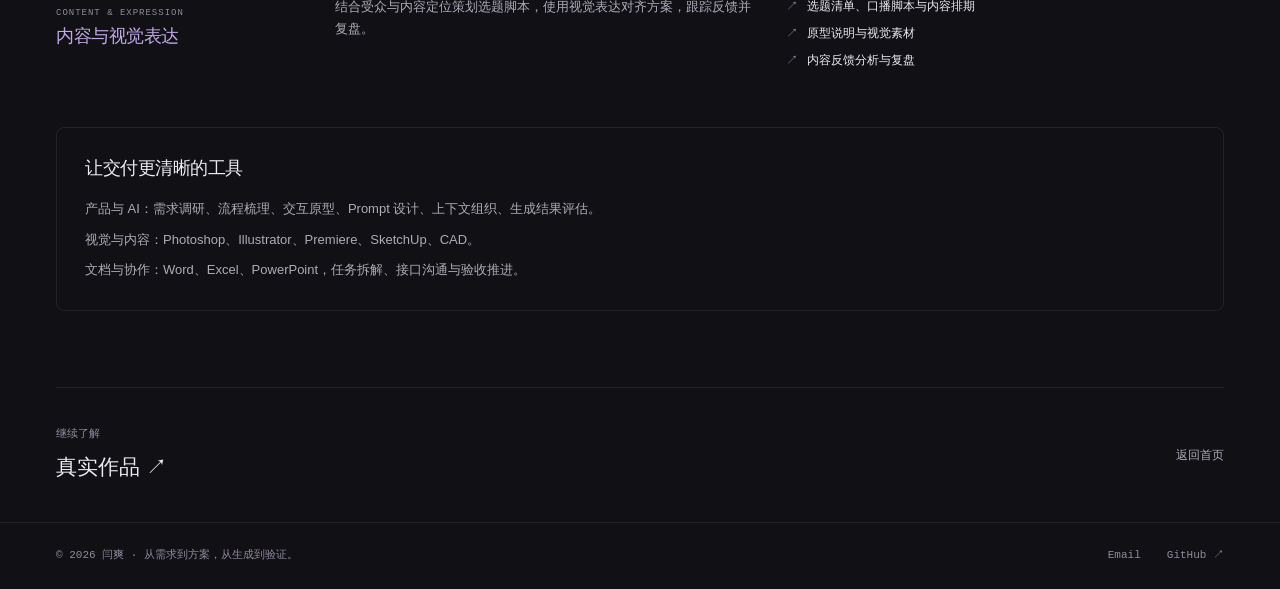
<file: 20050202ys-sketch.github.io/experience.html>
<!doctype html>
<html lang="zh-CN">
<head>
  <meta charset="utf-8" />
  <meta name="viewport" content="width=device-width, initial-scale=1" />
  <meta name="robots" content="noindex" />
  <meta http-equiv="refresh" content="0; url=/experience.html" />
  <link rel="canonical" href="https://yan-shuang.github.io/experience.html" />
  <title>页面已迁移｜闫爽</title>
</head>
<body>
  <p>页面已迁移。<a href="/experience.html">打开对应的新页面</a></p>
  <script>window.location.replace('/experience.html' + window.location.search + window.location.hash);</script>
</body>
</html>
</file>
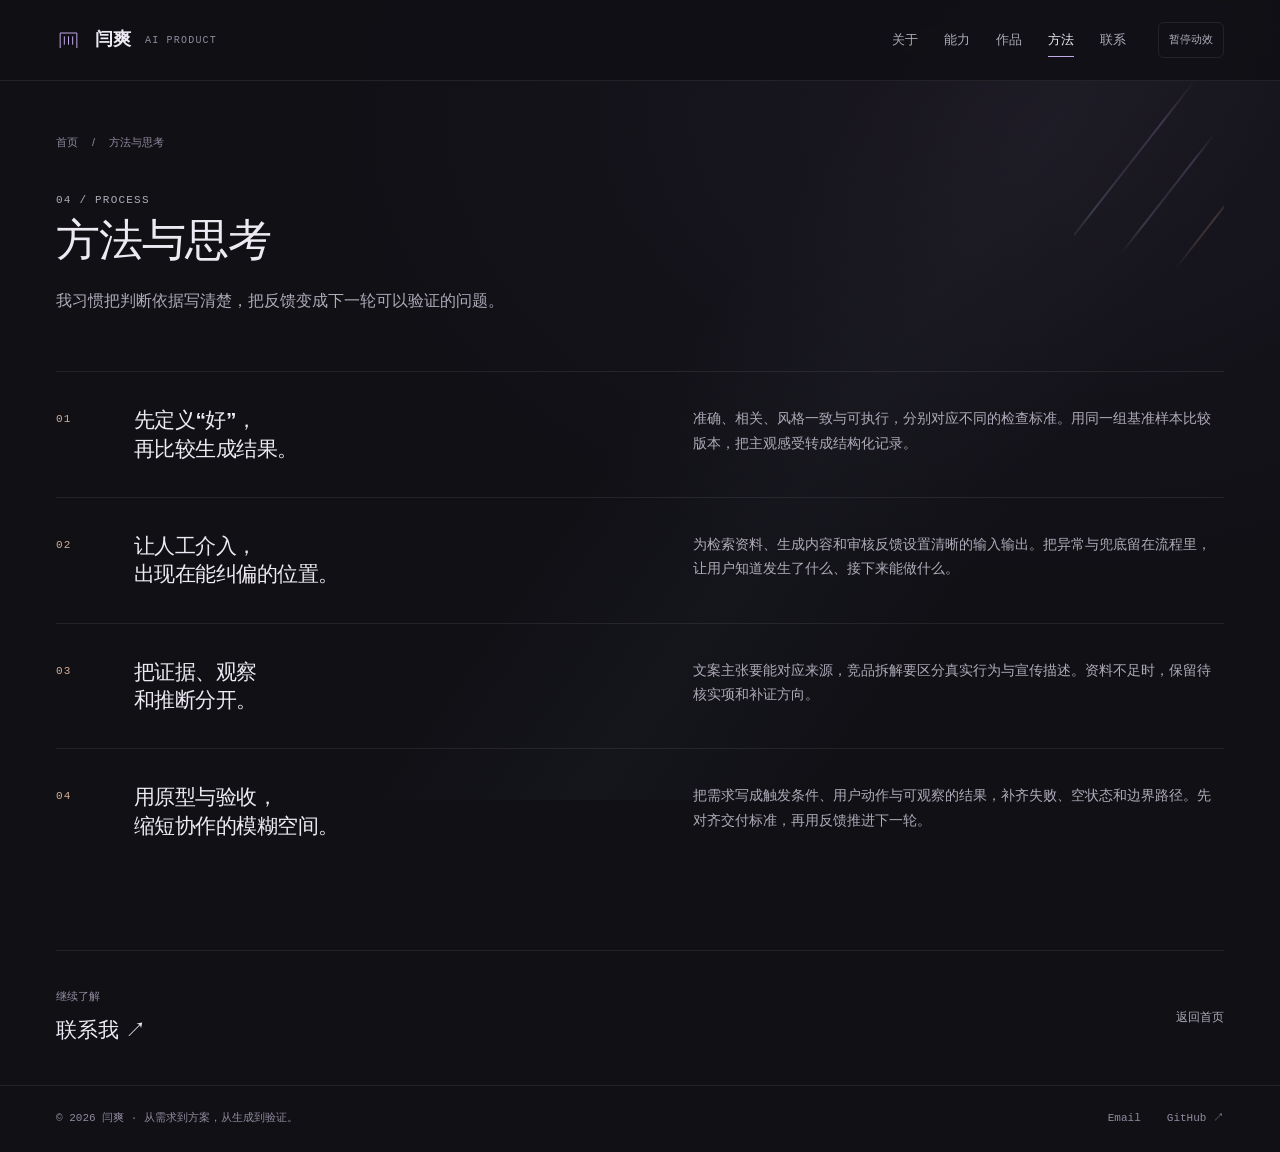
<file: 20050202ys-sketch.github.io/notes.html>
<!doctype html>
<html lang="zh-CN">
<head>
  <meta charset="utf-8" />
  <meta name="viewport" content="width=device-width, initial-scale=1" />
  <meta name="robots" content="noindex" />
  <meta http-equiv="refresh" content="0; url=/notes.html" />
  <link rel="canonical" href="https://yan-shuang.github.io/notes.html" />
  <title>页面已迁移｜闫爽</title>
</head>
<body>
  <p>页面已迁移。<a href="/notes.html">打开对应的新页面</a></p>
  <script>window.location.replace('/notes.html' + window.location.search + window.location.hash);</script>
</body>
</html>
</file>
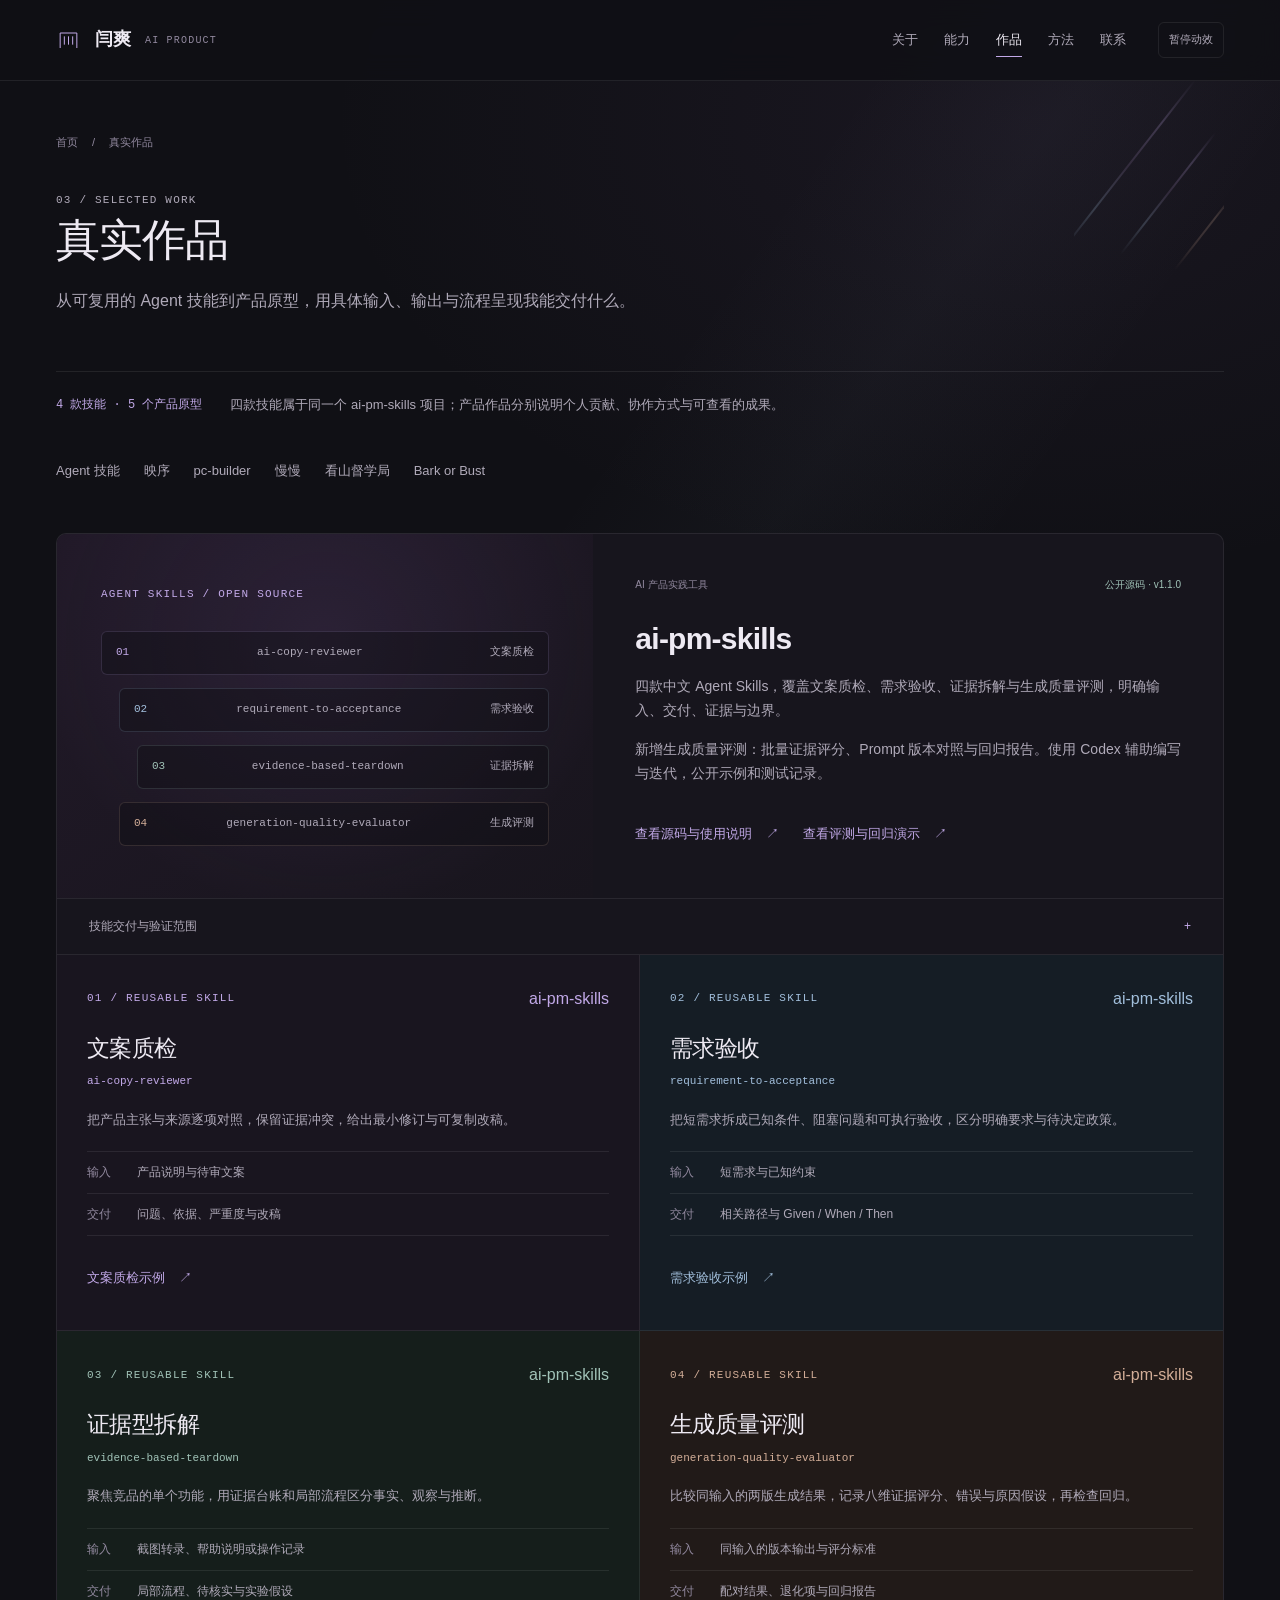
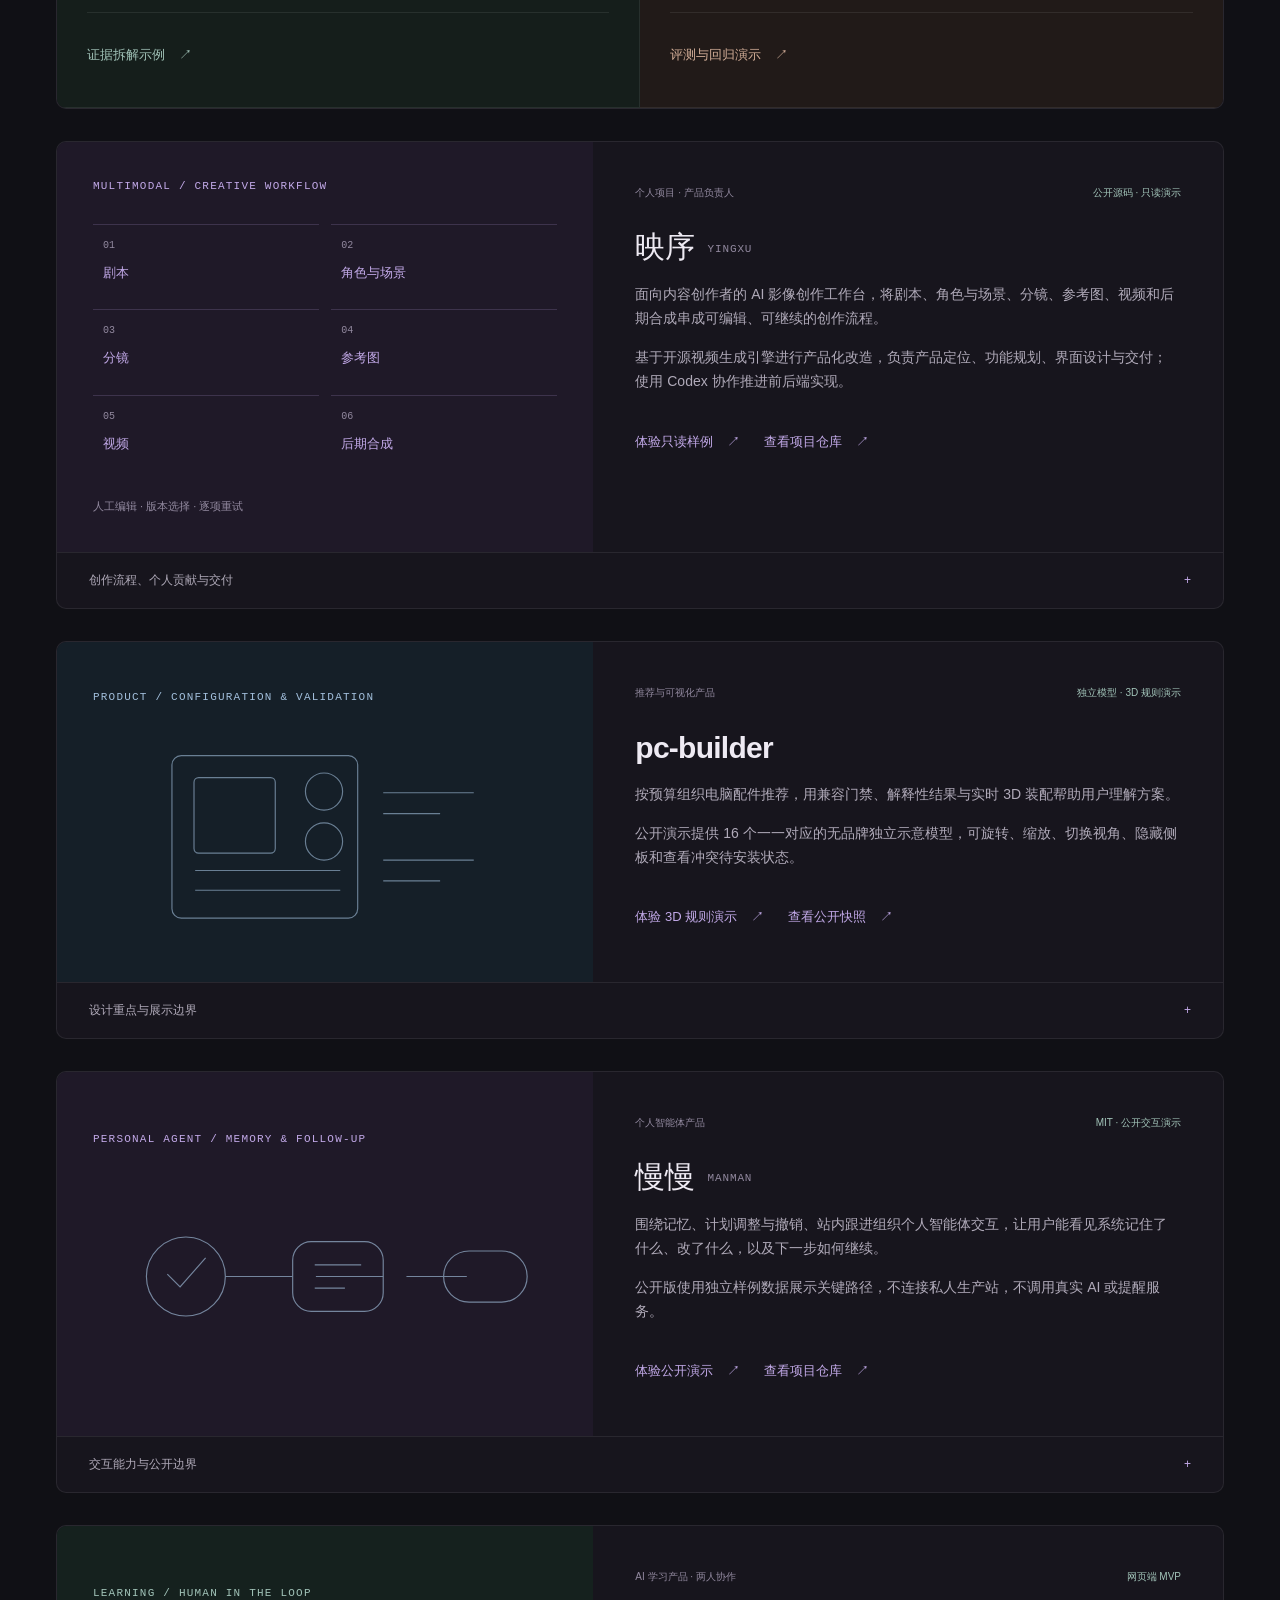
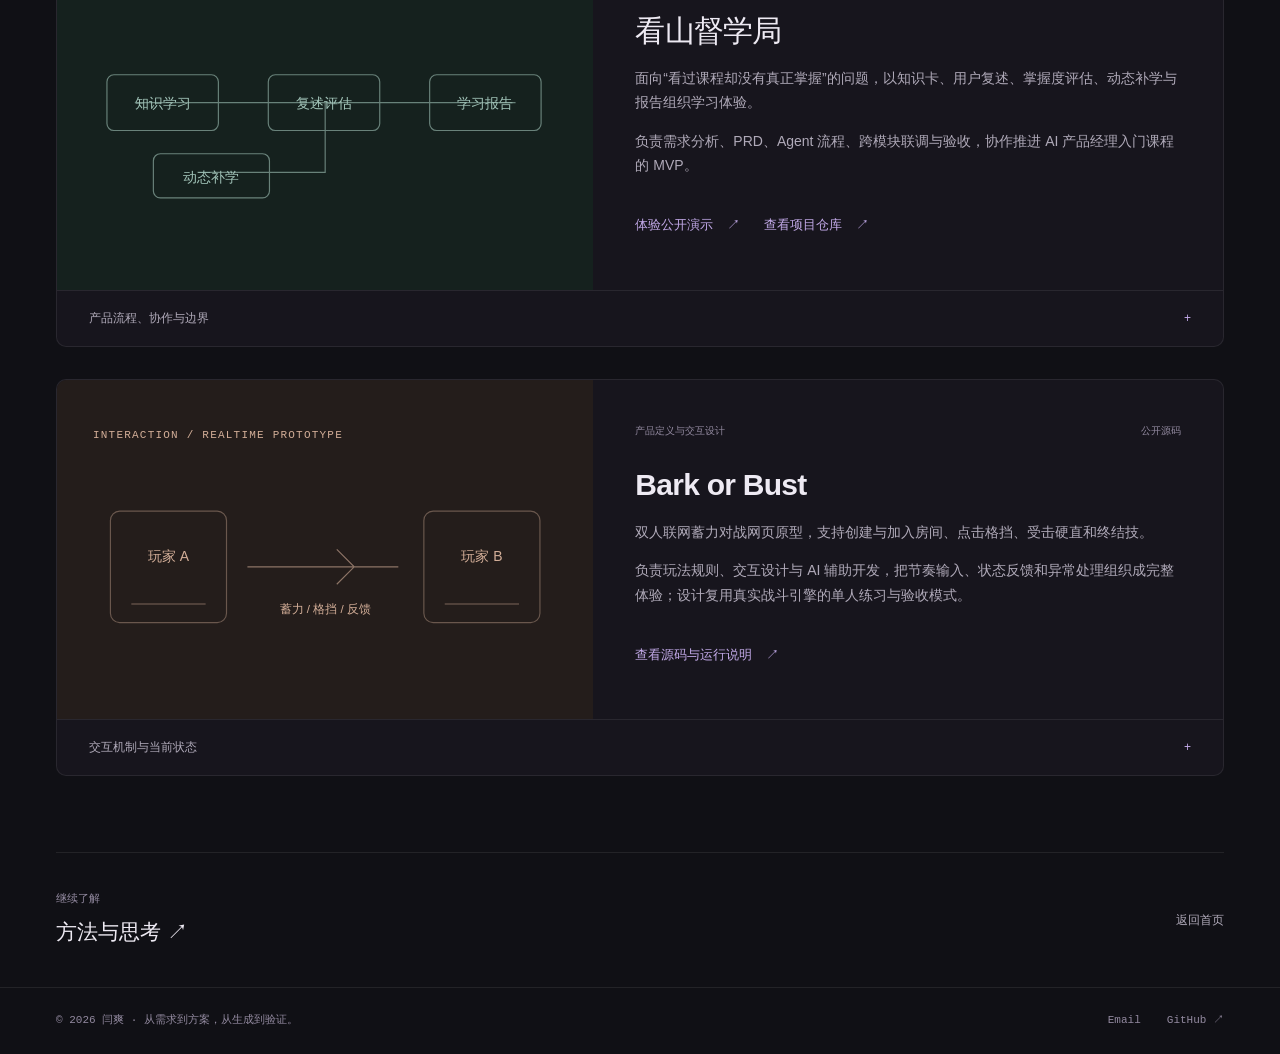
<file: 20050202ys-sketch.github.io/projects.html>
<!doctype html>
<html lang="zh-CN">
<head>
  <meta charset="utf-8" />
  <meta name="viewport" content="width=device-width, initial-scale=1" />
  <meta name="robots" content="noindex" />
  <meta http-equiv="refresh" content="0; url=/projects.html" />
  <link rel="canonical" href="https://yan-shuang.github.io/projects.html" />
  <title>页面已迁移｜闫爽</title>
</head>
<body>
  <p>页面已迁移。<a href="/projects.html">打开对应的新页面</a></p>
  <script>window.location.replace('/projects.html' + window.location.search + window.location.hash);</script>
</body>
</html>
</file>
<file: styles.css>
:root{color-scheme:dark;--bg:#101015;--surface:#18151f;--text:#eeeaf3;--muted:#b0aab9;--quiet:#92899f;--line:#ffffff14;--violet:#c2a9e8;--blue:#a2bfdc;--green:#a1c3b8;--copper:#d3ae98;--sans:-apple-system,BlinkMacSystemFont,"Segoe UI","PingFang SC","Microsoft YaHei",sans-serif;--mono:"SFMono-Regular",Consolas,"Liberation Mono",monospace;--max:1168px}
*{box-sizing:border-box}html{scroll-behavior:smooth;scroll-padding-top:105px}body{margin:0;background:var(--bg);color:var(--text);font:16px/1.75 var(--sans);-webkit-font-smoothing:antialiased}body::before{content:"";position:absolute;z-index:-1;inset:0 0 auto;height:800px;pointer-events:none;background:radial-gradient(ellipse at 80% 15%,#6f51851b,transparent 48%),linear-gradient(125deg,transparent 50%,#a5c1d908 62%,transparent 75%)}a{color:inherit;text-decoration:none}button{font:inherit;color:inherit}button,summary{-webkit-tap-highlight-color:transparent}a,button,summary{touch-action:manipulation}a:focus-visible,button:focus-visible,summary:focus-visible{outline:2px solid var(--violet);outline-offset:5px}::selection{background:#74568b;color:white}svg,img{display:block;max-width:100%}p,h1,h2,h3{margin-top:0}h1,h2,h3{line-height:1.35;letter-spacing:-.025em;font-weight:550}.container{width:min(var(--max),calc(100% - 96px));margin-inline:auto}.skip-link{position:fixed;top:12px;left:12px;z-index:200;padding:10px 18px;background:var(--text);color:var(--bg);transform:translateY(-150%)}.skip-link:focus{transform:none}
.site-header{position:sticky;top:0;z-index:30;border-bottom:1px solid var(--line);background:#101015e8;backdrop-filter:blur(14px)}.header-inner{min-height:80px;display:flex;align-items:center;gap:32px}.wordmark{display:flex;align-items:center;gap:14px;font-size:18px;font-weight:600;white-space:nowrap}.brand-mark{width:25px;height:25px;color:var(--violet)}.wordmark span{color:var(--quiet);font:10px/1.5 var(--mono);letter-spacing:.12em;font-weight:400}.site-nav{display:flex;align-items:center;gap:26px;margin-left:auto}.site-nav a{color:var(--muted);font-size:13px;padding:12px 0;position:relative;white-space:nowrap;transition:color .2s}.site-nav a:hover,.site-nav a[aria-current]{color:var(--text)}.site-nav a::after{content:"";position:absolute;bottom:6px;left:0;right:0;height:1px;background:var(--violet);transform:scaleX(0);transform-origin:left;transition:transform .2s}.site-nav a:hover::after,.site-nav a[aria-current]::after{transform:scaleX(1)}.motion-toggle{display:none;border:1px solid var(--line);background:transparent;border-radius:6px;padding:6px 10px;min-height:36px;color:var(--muted);font-size:11px;cursor:pointer;white-space:nowrap}.js .motion-toggle{display:block}.motion-toggle:hover{border-color:#c2a9e870}
.eyebrow,.kicker{font:11px/1.6 var(--mono);letter-spacing:.11em;text-transform:uppercase;color:var(--violet)}.eyebrow{margin-bottom:22px}.hero{display:grid;grid-template-columns:1.18fr 1fr;align-items:center;gap:64px;padding:92px 0 78px}.hero h1{font-size:clamp(32px,3.5vw,49px);line-height:1.37;margin-bottom:24px;letter-spacing:-.035em}.hero h1 span{color:var(--violet)}.hero-intro{max-width:495px;color:var(--muted);font-size:16px;line-height:1.95;margin-bottom:30px}.actions{display:flex;flex-wrap:wrap;align-items:center;gap:24px}.button{display:inline-flex;align-items:center;justify-content:center;gap:26px;min-height:46px;padding:10px 20px;border:1px solid #c2a9e83c;border-radius:6px;background:#c2a9e815;font-size:13px;transition:background .2s,border-color .2s,transform .2s}.button:hover{background:#c2a9e828;border-color:#c2a9e880;transform:translateY(-2px)}.text-link{display:inline-flex;gap:14px;align-items:center;min-height:44px;font-size:13px;color:var(--muted);transition:color .2s}.text-link:hover{color:var(--text)}.text-link span,.button span{transition:transform .2s}.text-link:hover span,.button:hover span{transform:translate(2px,-2px)}.hero-bottom{display:flex;gap:16px;margin-top:44px;color:var(--quiet);font:10px/1.6 var(--mono);letter-spacing:.07em}.hero-bottom span+span::before{content:"/";margin-right:16px;color:#5b5069}
.section{padding:72px 0;border-top:1px solid var(--line)}.section-heading{display:flex;justify-content:space-between;align-items:end;gap:32px;margin-bottom:40px}.section-heading h2{font-size:28px;margin:8px 0 0}.section-heading>p{max-width:415px;color:var(--muted);font-size:14px;margin-bottom:0}.section-heading .text-link{flex-shrink:0}.kicker{color:var(--quiet)}.page-intro{padding:52px 0 44px}.breadcrumb{display:flex;gap:14px;font-size:11px;color:var(--quiet);margin-bottom:40px}.breadcrumb a:hover{color:var(--violet)}.page-intro h1{font-size:clamp(31px,4vw,44px);margin-bottom:18px}.page-intro>p{color:var(--muted);max-width:690px;margin-bottom:0}.page-section{padding:12px 0 76px}.page-next{display:flex;align-items:center;justify-content:space-between;gap:30px;padding:36px 0;border-top:1px solid var(--line)}.page-next a:first-child{display:grid;gap:6px}.page-next small{color:var(--quiet);font-size:11px}.page-next strong{font-size:21px;font-weight:500}.page-next>a:last-child{color:var(--muted);font-size:12px}.site-footer{border-top:1px solid var(--line)}.footer-inner{display:flex;justify-content:space-between;flex-wrap:wrap;gap:20px;padding:24px 0;color:var(--quiet);font:11px/1.6 var(--mono)}.footer-inner a:hover{color:var(--violet)}.footer-inner div{display:flex;gap:26px}
/* Preserve the original diagonal curtain, light strokes and arrival rhythm. */
.page-transition{position:fixed;inset:0;z-index:100;pointer-events:none;visibility:hidden;overflow:hidden;contain:paint}
.transition-curtain{position:absolute;inset:-15% calc(-15% - 18vh);background:linear-gradient(125deg,#101015 5%,#21172d 45%,#34243e 68%,#14131c 95%);transform:translateX(-130%) skewX(-18deg);will-change:transform}
.transition-strokes{position:absolute;inset:0;opacity:0}
.transition-strokes i{position:absolute;top:-30%;left:40%;height:160%;width:3px;transform:rotate(38deg);background:linear-gradient(transparent,#baa1df,#8c759f,#a7bad3,transparent);box-shadow:0 0 22px #b69add44}
.transition-strokes i:nth-child(2){left:53%;width:1px;background:linear-gradient(transparent,#a8c1d8,#8197b3,#b9c9de,transparent)}
.transition-strokes i:nth-child(3){left:65%;width:2px;background:linear-gradient(transparent,#d1af9a,#a38078,#dabfaa,transparent)}
.transition-label{position:absolute;top:50%;left:50%;transform:translate(-50%,-50%);opacity:0;font:500 clamp(28px,4vw,56px)/1.4 var(--sans);color:#deceef;letter-spacing:.15em;white-space:nowrap}
.js .page-entering .page-transition,.page-leaving .page-transition{visibility:visible}
.js .page-entering .transition-curtain{animation:curtainReveal .85s cubic-bezier(.76,0,.24,1) both}
.js .page-entering .transition-strokes{animation:strokeReveal .85s ease both}
.js .page-entering main{animation:contentReveal .9s .12s both}
.page-leaving .page-transition{pointer-events:auto}
.page-leaving .transition-curtain{animation:curtainCover .55s cubic-bezier(.76,0,.24,1) both}
.page-leaving .transition-strokes{animation:strokeCover .55s ease both}
.page-leaving .transition-label{animation:labelCover .55s .08s both}
.page-leaving main{transition:opacity .4s,transform .55s;opacity:.15;transform:translateY(-14px)}
.reveal{transition:opacity .8s ease,transform .8s cubic-bezier(.2,.8,.2,1)}
.js .reveal-pending{opacity:0;transform:translateY(28px)}
@keyframes curtainCover{to{transform:translateX(0) skewX(-18deg)}}
@keyframes curtainReveal{from{transform:translateX(0) skewX(-18deg)}to{transform:translateX(130%) skewX(-18deg)}}
@keyframes strokeCover{from{opacity:0;transform:translateX(-50%)}to{opacity:1;transform:translateX(0)}}
@keyframes strokeReveal{from{opacity:1;transform:translateX(0)}to{opacity:0;transform:translateX(60%)}}
@keyframes labelCover{to{opacity:1}}
@keyframes contentReveal{from{opacity:0;transform:translateY(22px);filter:blur(4px)}to{opacity:1;transform:none;filter:none}}
@media(max-width:1050px){.container{width:calc(100% - 64px)}.header-inner{gap:22px}.wordmark span{display:none}.site-nav{gap:20px}.hero{gap:34px;padding:70px 0 65px}.hero h1{font-size:37px}}
@media(max-width:760px){html{scroll-padding-top:140px}.container{width:calc(100% - 40px)}.header-inner{min-height:auto;flex-wrap:wrap;gap:0;padding-top:14px}.wordmark{font-size:16px}.wordmark span{display:inline;font-size:9px}.motion-toggle{margin-left:auto;min-height:34px}.site-nav{order:3;width:100%;margin-left:0;justify-content:space-between;gap:8px;padding:6px 0 4px}.site-nav a{font-size:12px;min-height:44px}.hero{grid-template-columns:1fr;gap:40px;padding:52px 0}.hero h1{font-size:clamp(28px,7.5vw,39px)}.hero-intro{font-size:14px;margin-bottom:24px}.hero-bottom{margin-top:28px;gap:12px;font-size:9px}.hero-bottom span+span::before{margin-right:12px}.eyebrow{font-size:10px;margin-bottom:18px}.section{padding:48px 0}.section-heading{align-items:start;flex-direction:column;gap:14px;margin-bottom:28px}.section-heading h2{font-size:24px}.section-heading>p{font-size:13px}.page-intro{padding:28px 0 35px}.breadcrumb{margin-bottom:32px}.page-intro>p{font-size:14px}.page-section{padding-bottom:48px}.page-next{padding:28px 0}.footer-inner{font-size:10px;gap:14px}}
@media(prefers-reduced-motion:reduce){html{scroll-behavior:auto}*,*::before,*::after{animation:none!important;transition:none!important}.js .reveal-pending{opacity:1;transform:none}.page-transition{display:none}}
html[data-motion="off"]{scroll-behavior:auto}html[data-motion="off"] *,html[data-motion="off"] *::before,html[data-motion="off"] *::after{animation:none!important;transition:none!important}html[data-motion="off"] .reveal-pending{opacity:1;transform:none}html[data-motion="off"] .page-transition{display:none}

.hero,.page-intro{position:relative}
.ambient-strokes{position:absolute;right:0;top:0;width:150px;height:250px;overflow:hidden;pointer-events:none;opacity:.35}
.ambient-strokes i{position:absolute;right:95px;top:-25px;width:2px;height:220px;transform:rotate(38deg);background:linear-gradient(transparent,#c2a9e8,#88709b,#a2bfdc,transparent);animation:strokeBreathe 7s ease-in-out infinite alternate}
.ambient-strokes i:nth-child(2){right:55px;top:35px;height:155px;animation-delay:-2s}
.ambient-strokes i:nth-child(3){right:18px;top:100px;height:100px;background:linear-gradient(transparent,#d3ae98,#a88778,transparent);animation-delay:-4s}
.page-intro .ambient-strokes{opacity:.22}
.hero h1 span{position:relative;display:inline-block}
.hero h1 span::after{content:"";position:absolute;left:0;right:7%;bottom:-.12em;height:1px;background:linear-gradient(90deg,var(--violet),transparent);transform-origin:left}
.js .page-entering .hero h1 span::after{animation:lineGrow 1.2s .6s both}
.site-header.is-scrolled{box-shadow:0 8px 25px #00000022}
@keyframes strokeBreathe{from{opacity:.45}to{opacity:.95}}
@keyframes lineGrow{from{transform:scaleX(0);opacity:0}to{transform:scaleX(1);opacity:1}}
@media(max-width:760px){.ambient-strokes{width:90px;height:175px;opacity:.22}.ambient-strokes i{right:55px;height:150px}.ambient-strokes i:nth-child(2){right:24px;height:110px}.ambient-strokes i:nth-child(3){right:0;height:65px}.transition-label{font-size:32px}}
@media(prefers-reduced-motion:reduce){.page-leaving main{opacity:1;transform:none}}
html[data-motion="off"] .page-leaving main{opacity:1;transform:none}
</file>
<file: refreshed.css>
/* Four restrained accents extend the current GitHub profile's visual language. */
/* Expanded works keep reusable skills grouped under their original project. */
.work-collection-summary{display:flex;align-items:center;gap:28px;border-top:1px solid var(--line);padding:22px 0 0}.work-collection-summary>span{font:12px/1.6 var(--mono);color:var(--violet);white-space:nowrap}.work-collection-summary p{font-size:13px;color:var(--muted);margin:0;max-width:640px}.work-collection-summary.compact{margin-top:24px}.project-index{display:flex;flex-wrap:wrap;gap:10px 24px;padding:0 0 8px}.project-index a{min-height:44px;display:inline-flex;align-items:center;color:var(--muted);font-size:13px}.project-index a:hover{color:var(--violet)}.skills-output-grid{display:grid;grid-template-columns:1fr 1fr;border-top:1px solid var(--line)}.skill-artifact{--artifact-accent:var(--violet);padding:30px;border-bottom:1px solid var(--line);background:#19151f}.skill-artifact:nth-child(odd){border-right:1px solid var(--line)}.skill-artifact.blue{--artifact-accent:var(--blue);background:#151d25}.skill-artifact.green{--artifact-accent:var(--green);background:#151e1b}.skill-artifact.copper{--artifact-accent:var(--copper);background:#211a18}.artifact-heading{display:flex;justify-content:space-between;align-items:center;gap:12px}.artifact-heading .kicker,.artifact-heading .badge{color:var(--artifact-accent)}.skill-artifact h3{font-size:23px;margin:20px 0 8px}.skill-artifact>p{font-size:13px;color:var(--muted)}.skill-artifact .artifact-slug{font:11px/1.7 var(--mono);overflow-wrap:anywhere;color:var(--artifact-accent);margin-bottom:18px}.artifact-delivery{margin:20px 0;font-size:12px;border-top:1px solid var(--line)}.artifact-delivery>div{display:grid;grid-template-columns:38px 1fr;gap:12px;padding:10px 0;border-bottom:1px solid var(--line)}.artifact-delivery dt{color:var(--quiet)}.artifact-delivery dd{margin:0;color:var(--muted)}.skill-artifact .text-link{color:var(--artifact-accent)}.skill-line>a{overflow-wrap:anywhere;flex:1}.skill-line>a:hover{color:var(--text)}.project-art.violet,.work-small.violet{background:#1f1928}.project-art.violet .kicker{color:var(--violet)}.work-small.copper{background:#211b19}.creation-flow{list-style:none;padding:0;display:grid;grid-template-columns:1fr 1fr;gap:12px;margin:28px 0;color:var(--violet);counter-reset:creation}.creation-flow li{counter-increment:creation;padding:13px 10px;border-top:1px solid #c2a9e82f;font-size:13px}.creation-flow li::before{content:"0" counter(creation);display:block;font:10px/1.6 var(--mono);color:var(--quiet);margin-bottom:8px}.flow-caption{font-size:11px;color:var(--quiet)}.project-brand{font:11px/1.6 var(--mono);color:var(--quiet);vertical-align:middle;letter-spacing:.08em;margin-left:6px}
@media(max-width:760px){.work-collection-summary{align-items:start;flex-direction:column;gap:10px}.skills-output-grid{grid-template-columns:1fr}.skill-artifact{padding:26px}.skill-artifact:nth-child(odd){border-right:0}.skill-artifact h3{font-size:21px}.creation-flow{gap:6px 18px}.project-index{gap:0 22px}.artifact-heading .badge{font-size:10px}.work-collection-summary>span{font-size:11px}}
.about-photo img{height:auto}
.about-intro{display:grid;grid-template-columns:minmax(0,1fr) 250px;gap:64px;align-items:center}.about-intro-copy>p:last-child{max-width:660px;color:var(--muted);margin-bottom:0}.about-intro-photo{max-width:250px;position:relative}.about-intro-photo img{display:block;aspect-ratio:auto;height:auto;object-fit:contain;border:1px solid #c2a9e82b;box-shadow:0 18px 58px #c2a9e80b}.about-intro-photo figcaption{margin-top:16px;padding-top:14px}.about-layout{display:block}.about-copy{max-width:860px}
@media(max-width:760px){.about-intro{grid-template-columns:1fr;gap:26px}.about-intro-copy>p:last-child{font-size:14px}.about-intro .about-intro-photo{width:200px;max-width:100%;justify-self:start}.about-intro .about-intro-photo img{width:100%;height:auto}.about-intro .breadcrumb{margin-bottom:24px}.about-layout{display:block}}
.system-panel{border:1px solid #c2a9e824;border-radius:12px;background:linear-gradient(145deg,#26202d91,#15131bf2 55%);position:relative;overflow:hidden}.system-top{display:flex;justify-content:space-between;padding:22px 24px 0;color:var(--quiet);font:10px/1.5 var(--mono);letter-spacing:.1em}.system-top .status{color:var(--green);letter-spacing:0}.system-top .status::before{content:"";display:inline-block;width:5px;height:5px;border-radius:50%;background:var(--green);margin-right:7px}.system-orbit{height:210px;position:relative;display:grid;place-items:center}.orbit{position:absolute;width:180px;height:180px;color:var(--violet)}.orbit circle{fill:none;stroke:currentColor;stroke-width:1;opacity:.25}.orbit .orbiter{transform-origin:100px 100px;animation:orbit-turn 28s linear infinite}.orbit .orbiter circle{fill:currentColor;opacity:1}.orbit-inner{width:108px;height:108px;border:1px solid #c2a9e83b;border-radius:50%;display:grid;place-items:center;font:10px/1.6 var(--mono);text-align:center;letter-spacing:.1em;color:var(--violet);background:#c2a9e807}.system-panel[data-stage="build"] .orbit,.system-panel[data-stage="build"] .orbit-inner{color:var(--blue)}.system-panel[data-stage="validate"] .orbit,.system-panel[data-stage="validate"] .orbit-inner{color:var(--green)}.work-tabs{display:none;padding:0 24px;gap:8px}.js .work-tabs{display:flex}.work-tabs button{flex:1;border:1px solid var(--line);background:transparent;border-radius:5px;padding:9px 6px;cursor:pointer;font:10px/1.7 var(--mono);color:var(--muted);transition:background .2s,border-color .2s;min-height:44px}.work-tabs button[aria-selected="true"]{color:var(--text);background:#c2a9e813;border-color:#c2a9e848}.stage-copy{padding:22px 24px 24px;min-height:116px}.stage-copy h2{font-size:14px;margin-bottom:8px}.stage-copy p{color:var(--muted);font-size:12px;line-height:1.8;margin:0}
.capability-grid{display:grid;grid-template-columns:1.2fr 1fr;gap:24px;align-items:start}.capability{--accent:var(--violet);--tint:#1b1724;border:1px solid color-mix(in srgb,var(--accent) 24%,transparent);border-radius:10px;padding:30px;background:linear-gradient(145deg,var(--tint),#121216);position:relative;overflow:hidden;min-height:285px;transition:transform .2s,border-color .2s}.capability::before{content:"";position:absolute;top:0;left:30px;width:48px;height:2px;background:var(--accent)}.capability:hover{transform:translateY(-3px);border-color:color-mix(in srgb,var(--accent) 55%,transparent)}.capability .kicker{color:var(--accent)}.capability h3{font-size:24px;margin:22px 0 14px}.capability p{color:var(--muted);font-size:14px;max-width:335px;margin-bottom:22px}.deliverables{display:flex;flex-wrap:wrap;gap:7px;max-width:340px}.deliverables span{font-size:11px;padding:4px 9px;border:1px solid #ffffff12;border-radius:4px;color:var(--accent)}.capability-blue{--accent:var(--blue);--tint:#151e29;margin-top:30px}.capability-green{--accent:var(--green);--tint:#15221e;width:85%;margin-left:34px}.capability-copper{--accent:var(--copper);--tint:#251c1b;margin-top:20px}.mini-art{color:var(--accent);width:84px;height:55px;opacity:.55;margin:22px 0 0 auto}
.featured-work{display:grid;grid-template-columns:1fr 1fr;border:1px solid #c2a9e825;background:#17131e;border-radius:10px;overflow:hidden}.work-cover{padding:44px;min-height:340px;display:flex;flex-direction:column;justify-content:center;gap:18px;background:radial-gradient(ellipse at 50% 30%,#72539428,transparent 75%),linear-gradient(145deg,#211928,#18151d)}.work-cover .kicker{color:var(--violet)}.skill-lines{display:grid;gap:13px;margin-top:10px}.skill-line{display:flex;align-items:center;justify-content:space-between;gap:20px;padding:12px 14px;border:1px solid #c2a9e829;border-radius:6px;font:11px/1.6 var(--mono);color:var(--muted);background:#1010156b}.skill-line b{font-weight:400;color:var(--violet)}.skill-line:nth-child(2){margin-left:18px;border-color:#a2bfdc29}.skill-line:nth-child(2) b{color:var(--blue)}.skill-line:nth-child(3){margin-left:36px;border-color:#a1c3b829}.skill-line:nth-child(3) b{color:var(--green)}.work-copy{padding:42px}.project-label{display:flex;justify-content:space-between;gap:18px;font-size:10px;color:var(--quiet)}.badge{color:var(--green)}.work-copy h3{font-size:30px;margin:26px 0 14px}.work-copy>p{font-size:14px;color:var(--muted)}.work-copy .text-link{color:var(--violet);margin-top:12px}.work-list{margin-top:24px;display:grid;grid-template-columns:1fr 1fr;gap:24px}.work-small{border:1px solid var(--line);border-radius:8px;padding:28px;background:#16171e;display:flex;flex-direction:column}.work-small h3{font-size:21px;margin:18px 0 12px}.work-small p{font-size:13px;color:var(--muted)}.work-small .text-link{margin-top:auto}.work-small.green{background:#151c1b}.workflow-strip{display:grid;grid-template-columns:repeat(3,1fr);gap:38px;margin-top:32px}.workflow-strip article{border-top:1px solid #c2a9e835;padding-top:22px}.workflow-strip h3{font-size:19px;margin:12px 0}.workflow-strip p{color:var(--muted);font-size:13px}.closing{padding:60px 0 76px;display:flex;align-items:center;justify-content:space-between;gap:30px}.closing h2{font-size:27px;margin-bottom:12px}.closing p{color:var(--muted);font-size:14px;margin-bottom:0}
.project-stack{display:grid;gap:32px}.project-card{border:1px solid var(--line);border-radius:10px;background:#17151d;overflow:hidden}.project-card .project-main{display:grid;grid-template-columns:.92fr 1.08fr}.project-art{padding:36px;min-height:325px;display:flex;flex-direction:column;justify-content:center;background:#151f28}.project-art .kicker{color:var(--blue)}.project-art.green{background:#15211e}.project-art.copper{background:#241d1b}.project-art.green .kicker{color:var(--green)}.project-art.copper .kicker{color:var(--copper)}.project-art svg{margin-top:30px;color:var(--blue)}.project-art.green svg{color:var(--green)}.project-art.copper svg{color:var(--copper)}.project-detail{border-top:1px solid var(--line);padding:0 32px}.project-detail summary{cursor:pointer;list-style:none;padding:17px 0;display:flex;justify-content:space-between;gap:20px;font-size:12px;color:var(--muted);min-height:52px}.project-detail summary::-webkit-details-marker{display:none}.project-detail summary::after{content:"+";color:var(--violet)}.project-detail[open] summary::after{content:"−"}.detail-body{padding:0 0 26px;color:var(--muted);font-size:13px}.detail-body h4{color:var(--text);font-size:13px;font-weight:500;margin-bottom:8px}.detail-body p{max-width:860px;margin-bottom:14px}.detail-body p:last-child{margin-bottom:0}.detail-body a{color:var(--violet);text-decoration:underline;text-underline-offset:4px}.detail-columns{display:grid;grid-template-columns:1fr 1fr;gap:36px}.private-note{padding:25px 28px;border:1px solid var(--line);border-radius:8px;background:#141417}.private-note h3{font-size:17px;margin-bottom:10px}.private-note p{color:var(--muted);font-size:13px;max-width:820px;margin-bottom:0}
.about-layout{display:grid;grid-template-columns:1.4fr .7fr;gap:70px;align-items:start}.about-copy h2{font-size:25px;margin:16px 0 22px}.about-copy>p{color:var(--muted);font-size:15px}.about-photo{margin:0;width:100%;max-width:290px;justify-self:end}.about-photo img{width:100%;aspect-ratio:4/4.6;object-fit:cover;object-position:50% 20%;border-radius:8px}.about-photo figcaption{font-size:11px;color:var(--quiet);border-top:1px solid var(--line);padding-top:14px;margin-top:18px}.principles{display:grid;gap:0;margin-top:34px}.principles article{padding:20px 0;border-top:1px solid var(--line)}.principles h3{font-size:15px;margin-bottom:8px}.principles p{color:var(--muted);font-size:13px;margin-bottom:0}.capability-table{margin-top:36px}.capability-row{display:grid;grid-template-columns:.65fr 1.1fr 1.15fr;gap:32px;padding:28px 0;border-top:1px solid var(--line)}.capability-row h3{color:var(--violet);font-size:18px;margin-bottom:6px}.capability-row p{color:var(--muted);font-size:13px;margin-bottom:0}.capability-row .kicker{font-size:9px}.output-list{list-style:none;padding:0;margin:0}.output-list li{color:var(--text);font-size:12px;margin-bottom:6px}.output-list li::before{content:"↗";margin-right:9px;color:var(--quiet)}.toolbox{padding:28px;border:1px solid var(--line);border-radius:8px;margin-top:22px}.toolbox h2{font-size:18px;margin-bottom:18px}.toolbox p{color:var(--muted);font-size:13px;margin-bottom:8px}.toolbox p:last-child{margin-bottom:0}.note-list{display:grid;gap:0}.note{display:grid;grid-template-columns:50px 1fr 1fr;gap:28px;border-top:1px solid var(--line);padding:34px 0}.note .kicker{color:var(--copper);padding-top:5px}.note h2{font-size:21px;margin:0}.note p{color:var(--muted);font-size:14px;margin-bottom:0}.contact-panel{border:1px solid #c2a9e831;background:linear-gradient(130deg,#251c30a1,#15131b 70%);border-radius:12px;padding:44px;display:grid;grid-template-columns:1fr 1fr;gap:50px}.contact-panel h2{font-size:26px;margin:16px 0 20px}.contact-panel p{color:var(--muted);font-size:14px}.contact-options{display:flex;flex-direction:column;gap:16px}.contact-option{display:flex;justify-content:space-between;align-items:center;gap:18px;border-bottom:1px solid var(--line);padding:18px 0;min-height:70px}.contact-option small{display:block;color:var(--quiet);font:10px/1.7 var(--mono);margin-bottom:7px}.contact-option strong{font:14px/1.6 var(--mono);word-break:break-all}.contact-option>span{color:var(--violet)}.contact-option:hover strong{color:var(--violet)}@keyframes orbit-turn{to{transform:rotate(360deg)}}
@media(max-width:1050px){.skill-line{font-size:10px;padding:12px 10px}.work-cover,.work-copy{padding:30px}.work-copy h3{font-size:25px}.capability{padding:25px}.capability h3{font-size:22px}.about-layout{gap:45px}}
@media(max-width:760px){.system-panel{width:100%;max-width:480px}.system-orbit{height:175px}.orbit{width:154px;height:154px}.orbit-inner{width:94px;height:94px}.capability-grid{grid-template-columns:1fr;gap:18px}.capability{min-height:auto;padding:26px}.capability h3{font-size:21px;margin-top:18px}.capability p{font-size:13px;max-width:100%}.capability-blue,.capability-copper{margin-top:0}.capability-green{width:100%;margin-left:0}.mini-art{position:absolute;bottom:26px;right:22px;width:60px;opacity:.22}.featured-work,.project-card .project-main{grid-template-columns:1fr}.work-cover{min-height:250px;padding:28px}.work-copy{padding:28px}.work-copy h3{margin-top:20px;font-size:25px}.work-copy>p{font-size:13px}.skill-line{font-size:10px;padding:10px;gap:12px}.skill-line:nth-child(2){margin-left:10px}.skill-line:nth-child(3){margin-left:20px}.work-list{grid-template-columns:1fr;gap:18px}.work-small{padding:25px}.workflow-strip{grid-template-columns:1fr;gap:24px}.workflow-strip p{margin-bottom:0}.closing{padding:40px 0 52px;flex-direction:column;align-items:start;gap:22px}.closing h2{font-size:23px}.closing p{font-size:13px}.project-art{min-height:235px;padding:28px}.project-art svg{max-height:135px}.project-detail{padding:0 25px}.detail-columns{grid-template-columns:1fr;gap:8px}.about-layout{grid-template-columns:1fr;gap:30px}.about-photo{justify-self:start;max-width:170px}.about-copy h2{font-size:22px}.about-copy>p{font-size:14px}.capability-row{grid-template-columns:1fr;gap:14px;padding:24px 0}.note{grid-template-columns:28px 1fr;gap:18px;padding:28px 0}.note h2{font-size:19px}.note p{grid-column:2;font-size:13px}.contact-panel{grid-template-columns:1fr;gap:14px;padding:28px}.contact-panel h2{font-size:23px}.contact-option strong{font-size:12px}}
.project-card .work-copy h2{font-size:30px;margin:26px 0 14px}
@media(max-width:1050px){.project-card .work-copy h2{font-size:25px}}
@media(max-width:760px){.project-card .work-copy h2{margin-top:20px}}

/* Fourth skill keeps the existing accent rhythm without narrowing the label. */
.skill-lines>a.skill-line{min-height:44px}
.page-section.about-layout{display:block}
.about-intro .about-intro-photo img{aspect-ratio:auto;height:auto;object-fit:contain}
.skill-line:nth-child(4){margin-left:18px;border-color:#d3ae9829}
.skill-line:nth-child(4) b{color:var(--copper)}
@media(max-width:760px){.skill-line:nth-child(4){margin-left:10px}}

/* Original card lift and smooth project detail disclosure. */
@media(hover:hover) and (pointer:fine){.capability{transition:transform .45s ease,border-color .35s ease,box-shadow .45s ease}.capability:hover{transform:translateY(-5px);box-shadow:0 22px 42px #00000018}.project-card{transition:transform .45s ease,box-shadow .45s ease}.project-card:hover{transform:translateY(-4px);box-shadow:0 14px 35px #00000020}}

.work-small.blue{background:#151d25;border-color:#a2bfdc28}.project-availability{font-size:12px;color:var(--quiet)}
.github-more{display:flex;align-items:center;gap:24px;flex-wrap:wrap;padding:23px 0;margin-top:24px;border-top:1px solid var(--line);font-size:12px;color:var(--muted)}.github-more strong{font-size:15px;color:var(--text);font-weight:500}.github-more>span:last-child{margin-left:auto;color:var(--violet)}.github-more:hover strong{color:var(--violet)}
@media(max-width:760px){.github-more{gap:12px 20px}.github-more .kicker{width:100%}.github-more>span:last-child{margin-left:0}.github-more>span:nth-child(3){font-size:11px}}
</file>
